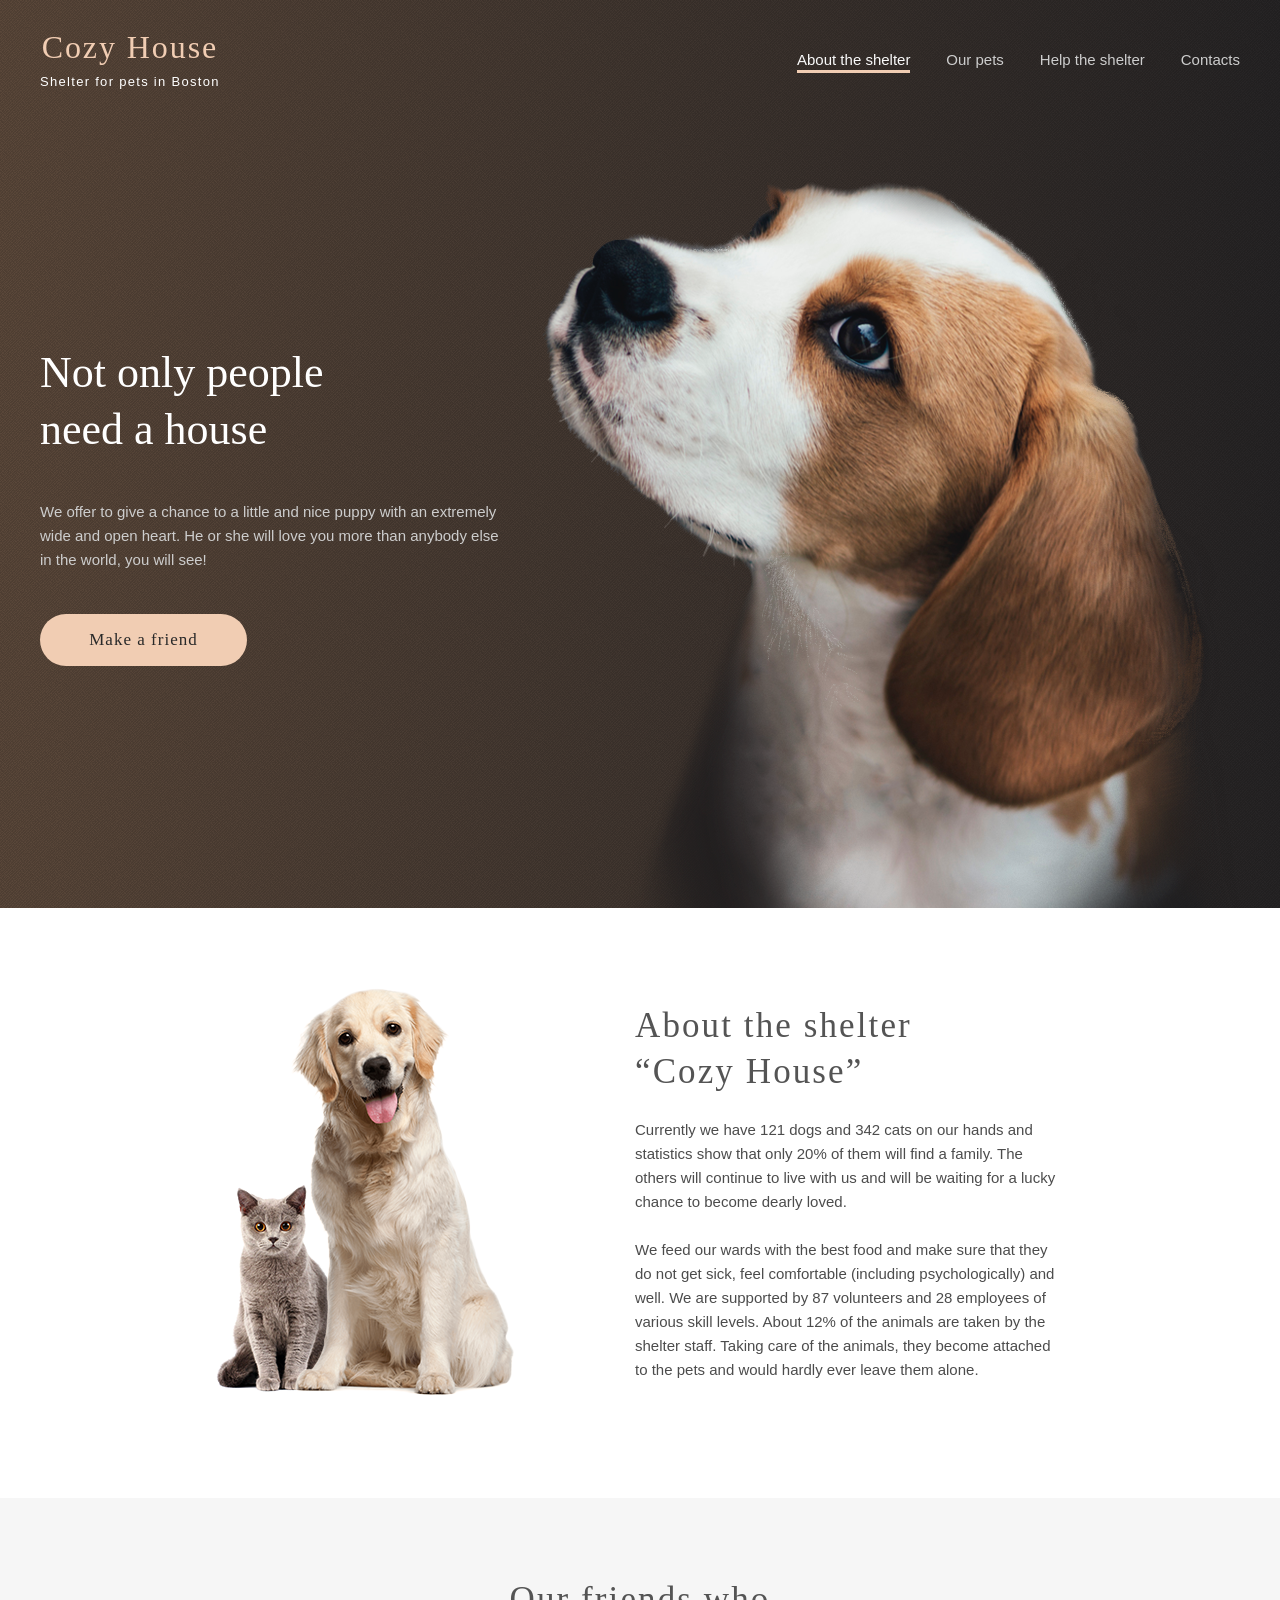
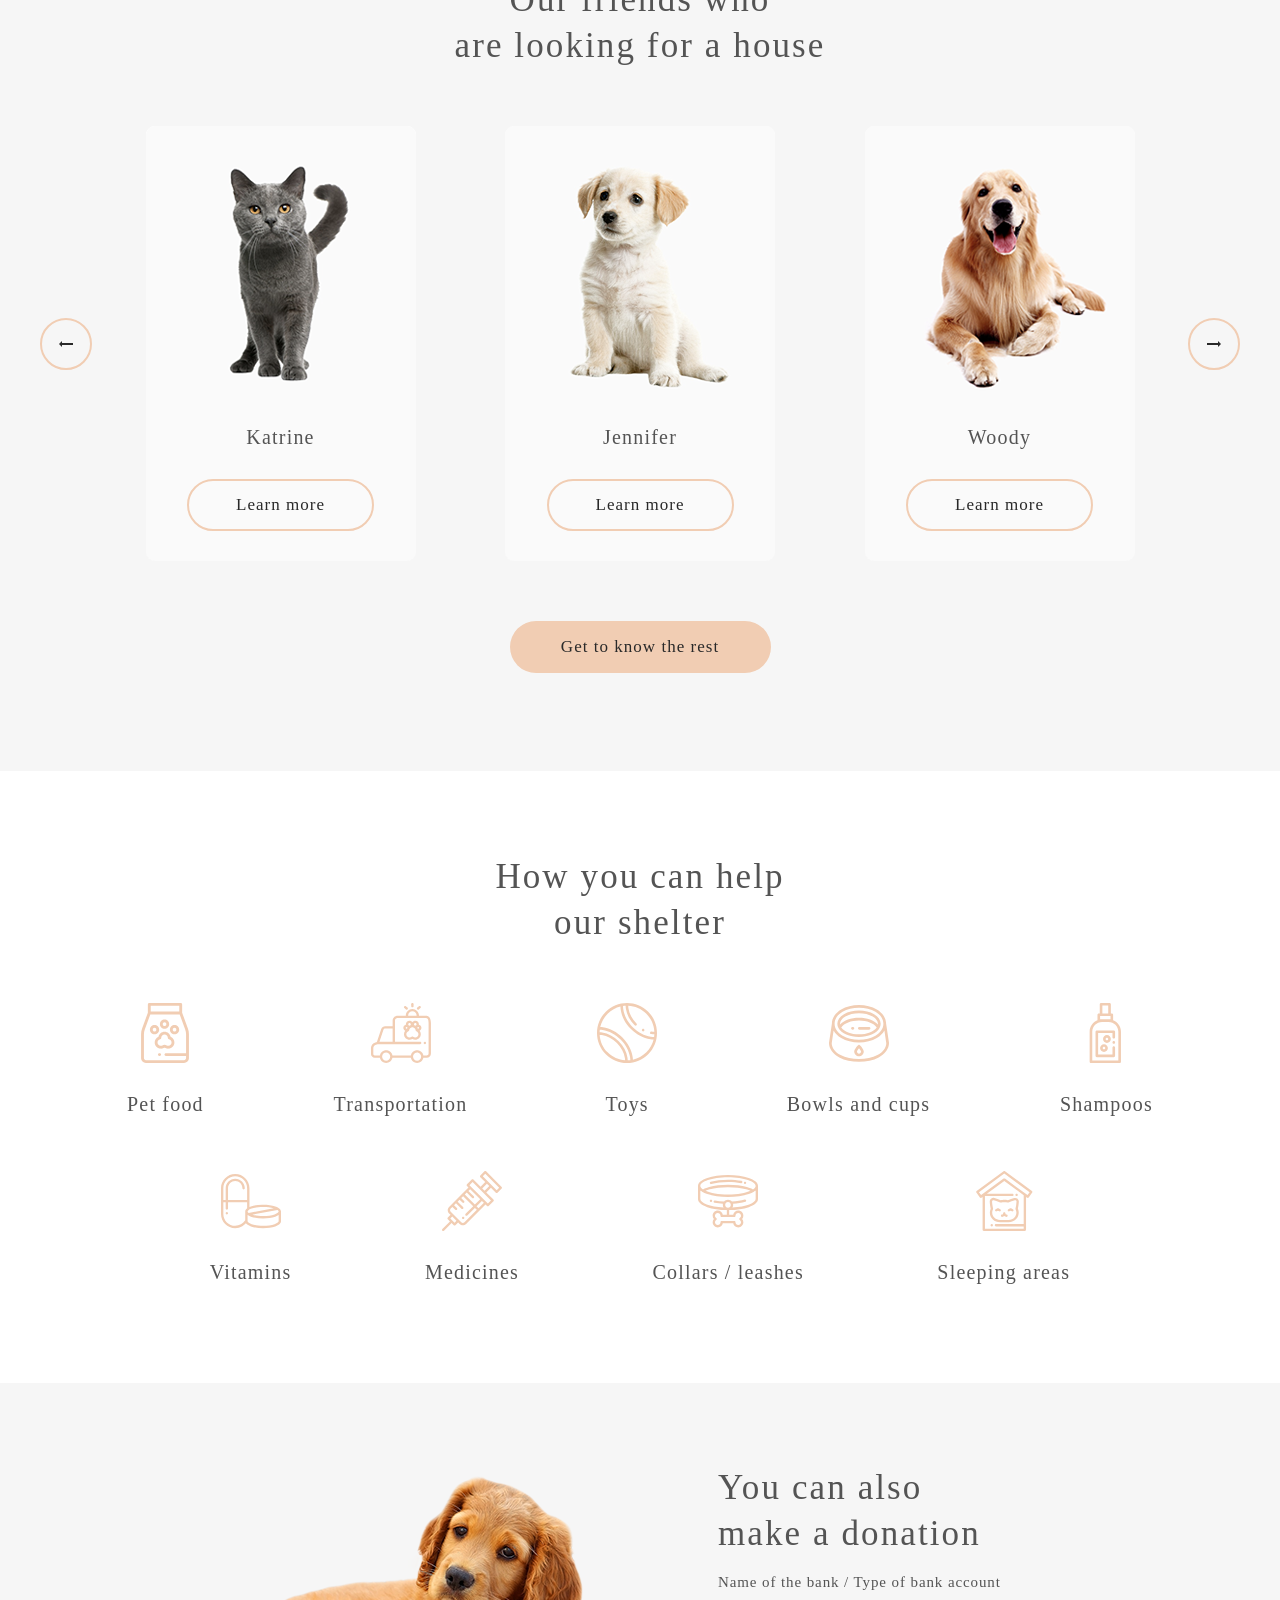
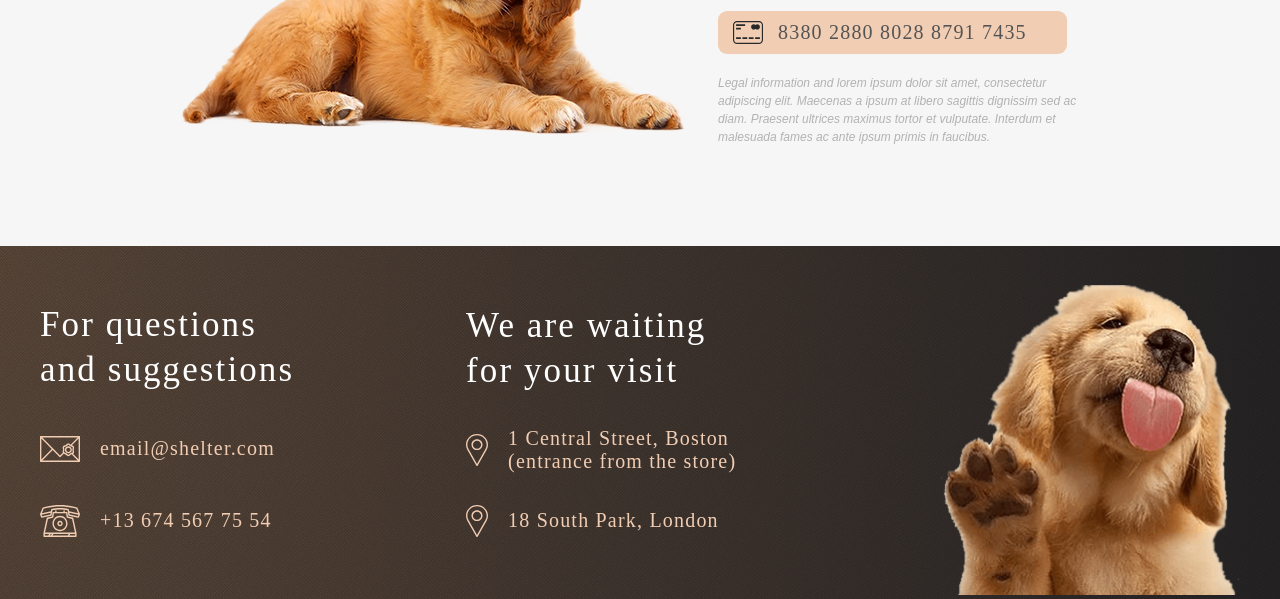
<file: index.html>
<!DOCTYPE html>
<html lang="en">
<head>
    <meta charset="UTF-8">
    <meta http-equiv="X-UA-Compatible" content="IE=edge">
    <meta name="viewport" content="width=device-width, initial-scale=1.0">
    <link rel="stylesheet" href="/shelter/pages/main/style.css">
    <link rel="icon" href="/shelter/assets/favicon/pet.ico" type="image/x-icon">
    <title>Cozy House main page</title>
</head>
<body>
<header class="header">
    <div class="wrapper">
        <div class="header-inside">
            <a href="">
                <div class="header-inside__logo">
                    <p class="logo-title">
                        Cozy House
                    </p>
                    <p class="logo_subtitle">
                        Shelter for pets in Boston
                    </p>
                </div>
            </a>

            <nav class="header-inside__nav">
                <ul class="nav-list">
                    <li class="nav-item__current">
                        About the shelter
                    </li>
                    <li class="nav-item">
                        <a href="/shelter/pages/pets/our_pets.html" class="nav-link">
                            Our pets
                        </a>
                    </li>
                    <li class="nav-item">
                        <a href="#help" class="nav-link">
                            Help the shelter
                        </a>
                    </li>
                    <li class="nav-item">
                        <a href="#footer" class="nav-link">
                            Contacts
                        </a>
                    </li>
                </ul>
            </nav>
        </div>
    </div>
</header>
<main class="main">
    <section id="not-only">
        <div class="wrapper">
            <div class="wrapper-content">
                <div class="wrapper-content__info">
                    <h1 class="title">
                        Not only people need a house
                    </h1>
                    <p class="subtitle">
                        We offer to give a chance to a little and nice puppy with an extremely wide and open heart. 
                        He or she will love you more than anybody else in the world, you will see!
                    </p>
                    <a href="#our-friends" class="redirect">
                        Make a friend
                    </a>
                </div>
                <img src="/shelter/assets/images/start-screen-puppy.png" alt="start-screen-puppy.png" class="not-only">
            </div>
        </div>
    </section>
    <section id="about">
        <div class="wrapper">
            <div class="wrapper-content">
                    <img src="/shelter/assets/images/about-pets.png" alt="about-pets.png" class="not-only">
                    <div class="wrapper-content__info">
                        <h2 class="section-title">
                            About the shelter <br> “Cozy House”
                        </h2>
                        <p class="subtitle">
                            Currently we have 121 dogs and 342 cats on our hands and statistics show that only 20% of them will find a family. 
                            The others will continue to live with us and will be waiting for a lucky chance to become dearly loved.
                        </p>
                        <p class="subtitle">
                            We feed our wards with the best food and make sure that they do not get sick, feel comfortable (including psychologically) and well. 
                            We are supported by 87 volunteers and 28 employees of various skill levels. About 12% of the animals are taken by the shelter staff. 
                            Taking care of the animals, they become attached to the pets and would hardly ever leave them alone.
                        </p>
                    </div>
            </div>
        </div>
    </section>
    <section id="our-friends">
        <div class="wrapper">
            <h2 class="section-title">
                Our friends who <br> are looking for a house
            </h2>
            <div class="slider">
                <button class="slider__previous">
                    <img src="/shelter/assets/icons/arrow-previous.png" alt="previous-image" class="slider__previous__image">
                </button>
                <div class="slider-item">
                    <div class="slider-item__image">
                        <img src="/shelter/assets/images/pets-katrine.png" alt="katrine.png" class="pets-photo">
                    </div>
                    <h2 class="name">
                        Katrine
                    </h2>
                    <button class="learn-more">
                        Learn more
                    </button>
                </div>
                <div class="slider-item">
                    <div class="slider-item__image">
                        <img src="/shelter/assets/images/pets-jennifer.png" alt="jennifer.png" class="pets-photo">
                    </div>
                    <h2 class="name">
                        Jennifer
                    </h2>
                    <button class="learn-more">
                        Learn more
                    </button>
                </div>
                <div class="slider-item">
                    <div class="slider-item__image">
                        <img src="/shelter/assets/images/pets-woody.png" alt="woody.png" class="pets-photo">
                    </div>
                    <h2 class="name">
                        Woody
                    </h2>
                    <button class="learn-more">
                        Learn more
                    </button>
                </div>
                <button class="slider__next">
                    <img src="/shelter/assets/icons/arrow-next.png" alt="next-image" class="slider__next__image">
                </button>
            </div>
            <a href="/shelter/pages/pets/our_pets.html" class="redirect">
                Get to know the rest
            </a>
        </div>
    </section>
    <section id="help">
        <div class="wrapper">
            <h2 class="section-title">
                How you can help <br> our shelter
            </h2>
            <div class="wrapper-content">
                <div class="goods-part">
                    <div class="goods-for-help">
                        <img src="/shelter/assets/icons/icon-pet-food.svg" alt="icon-pet-food.svg" class="goods-for-help__img">
                         <p class="goods-for-help__title">
                            Pet food
                         </p>
                    </div>
                    <div class="goods-for-help">
                        <img src="/shelter/assets/icons/icon-transportation.svg" alt="transportation.svg" class="goods-for-help__img">
                         <p class="goods-for-help__title">
                            Transportation
                         </p>
                    </div>
                    <div class="goods-for-help">
                        <img src="/shelter/assets/icons/icon-toys.svg" alt="toys.svg" class="goods-for-help__img">
                         <p class="goods-for-help__title">
                            Toys
                         </p>
                    </div>
                    <div class="goods-for-help">
                        <img src="/shelter/assets/icons/icon-bowls-and-cups.svg" alt="bowls-and-cups.svg" class="goods-for-help__img">
                        <p class="goods-for-help__title">
                            Bowls and cups
                        </p>
                    </div>
                    <div class="goods-for-help">
                        <img src="/shelter/assets/icons/icon-shampoos.svg" alt="shampoos.svg" class="goods-for-help__img">
                         <p class="goods-for-help__title">
                            Shampoos
                         </p>
                    </div>
                </div>
                <div class="goods-part">
                    <div class="goods-for-help">
                        <img src="/shelter/assets/icons/icon-vitamins.svg" alt="vitamins.svg" class="goods-for-help__img">
                         <p class="goods-for-help__title">
                            Vitamins
                         </p>
                    </div>
                    <div class="goods-for-help">
                        <img src="/shelter/assets/icons/icon-medicines.svg" alt="medicines.svg" class="goods-for-help__img">
                         <p class="goods-for-help__title">
                            Medicines
                         </p>
                    </div>
                    <div class="goods-for-help">
                        <img src="/shelter/assets/icons/icon-collars-leashes.svg" alt="collars-leashes.svg" class="goods-for-help__img">
                         <p class="goods-for-help__title">
                            Collars / leashes
                         </p>
                    </div>
                    <div class="goods-for-help">
                        <img src="/shelter/assets/icons/icon-sleeping-area.svg" alt="-sleeping-area.svg" class="goods-for-help__img">
                         <p class="goods-for-help__title">
                            Sleeping areas
                         </p>
                    </div>
                </div>
            </div>
        </div>
    </section>
    <section id="in-addition">
        <div class="wrapper">
            <div class="wrapper-content">
                <img src="/shelter/assets/images/donation-dog.png" alt="donation-dog.png" class="in-addition">
                <div class="wrapper-content__info">
                    <h2 class="section-title">
                        You can also <br> make a donation
                    </h2>
                    <div class="bank-account">
                        <p class="bank-account__title">
                            Name of the bank / Type of bank account
                        </p>
                        <a href="">
                            <div class="bank-account__card-number">
                                <img src="/shelter/assets/icons/credit-card.svg" alt="credit-card.svg" class="card-number__logo">
                                <p class="card-number">
                                    8380 2880 8028 8791 7435
                                </p>
                            </div>
                        </a>
                        <p class="bank-account__description">
                            Legal information and lorem ipsum dolor sit amet, consectetur adipiscing elit. 
                            Maecenas a ipsum at libero sagittis dignissim sed ac diam. 
                            Praesent ultrices maximus tortor et vulputate. 
                            Interdum et malesuada fames ac ante ipsum primis in faucibus.
                        </p>
                    </div>
                </div>
            </div>
        </div>
    </section>
</main>
<footer id="footer">
    <div class="wrapper">
        <div class="wrapper-content">
            <h2 class="column-title">
                For questions<br>and suggestions
            </h2>
            <div class="contacts">          
                <a href="mailto:email@shelter.com" class="footer__info">
                    <img src="/shelter/assets/icons/icon-email.svg" alt="email.svg" class="footer__icon">
                    email@shelter.com
                </a>
            </div>
            <div class="contacts">                
                <a href="tel:+136745677554" class="footer__info">
                    <img src="/shelter/assets/icons/icon-phone.svg" alt="phone.svg" class="footer__icon">
                    +13 674 567 75 54
                </a>
            </div>
        </div>
        <div class="wrapper-content">
            <h2 class="column-title">
                We are waiting<br>for your visit
            </h2>
            <div class="contacts">
                <a  href="https://goo.gl/maps/cyKhHFczpunHiu1EA" target="_blank" class="footer__info">
                    <img src="/shelter/assets/icons/icon-marker.svg" alt="marker.svg" class="footer__icon">
                    1 Central Street, Boston<br>
                    (entrance from the store)
                </a>
            </div>
            <div class="contacts">
                <a href="https://goo.gl/maps/xTGZureh3nXJi8qr7" target="_blank" class="footer__info">
                    <img src="/shelter/assets/icons/icon-marker.svg" alt="marker.svg" class="footer__icon">
                   18 South Park, London
                </a>
            </div>
        </div>
        <div class="wrapper-content">
            <img src="/shelter/assets/images/footer-puppy.png" alt="footer-puppy.png" class="footer__image">
        </div>
    </div>
</footer>
</body>
<script src="/shelter/pages/main/index.js"></script>
</html>
</file>
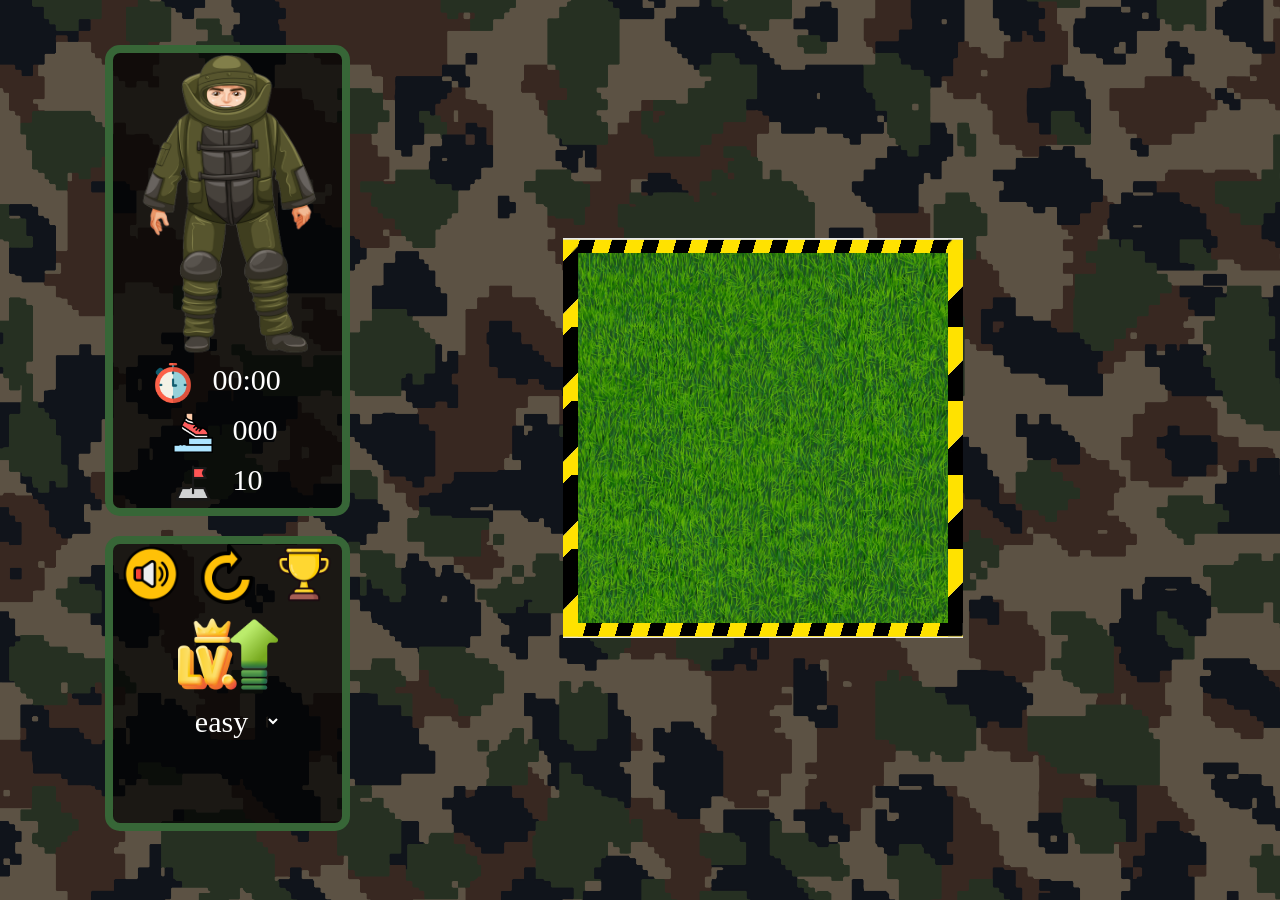
<file: minesweeper/index.html>
<!DOCTYPE html>
<html lang="en">
<head>
  <meta charset="UTF-8">
  <meta http-equiv="X-UA-Compatible" content="IE=edge">
  <meta name="viewport" content="width=device-width, initial-scale=1.0">
  <title>Minesweeper</title>
  <link rel="stylesheet" href="./assets/styles/style.css">
  <link rel="shortcut icon" href="./assets/img/ico/bomb.ico" type="image/x-icon">
</head>
<body>
  <script src="./index.js"></script>
</body>
</html>
</file>
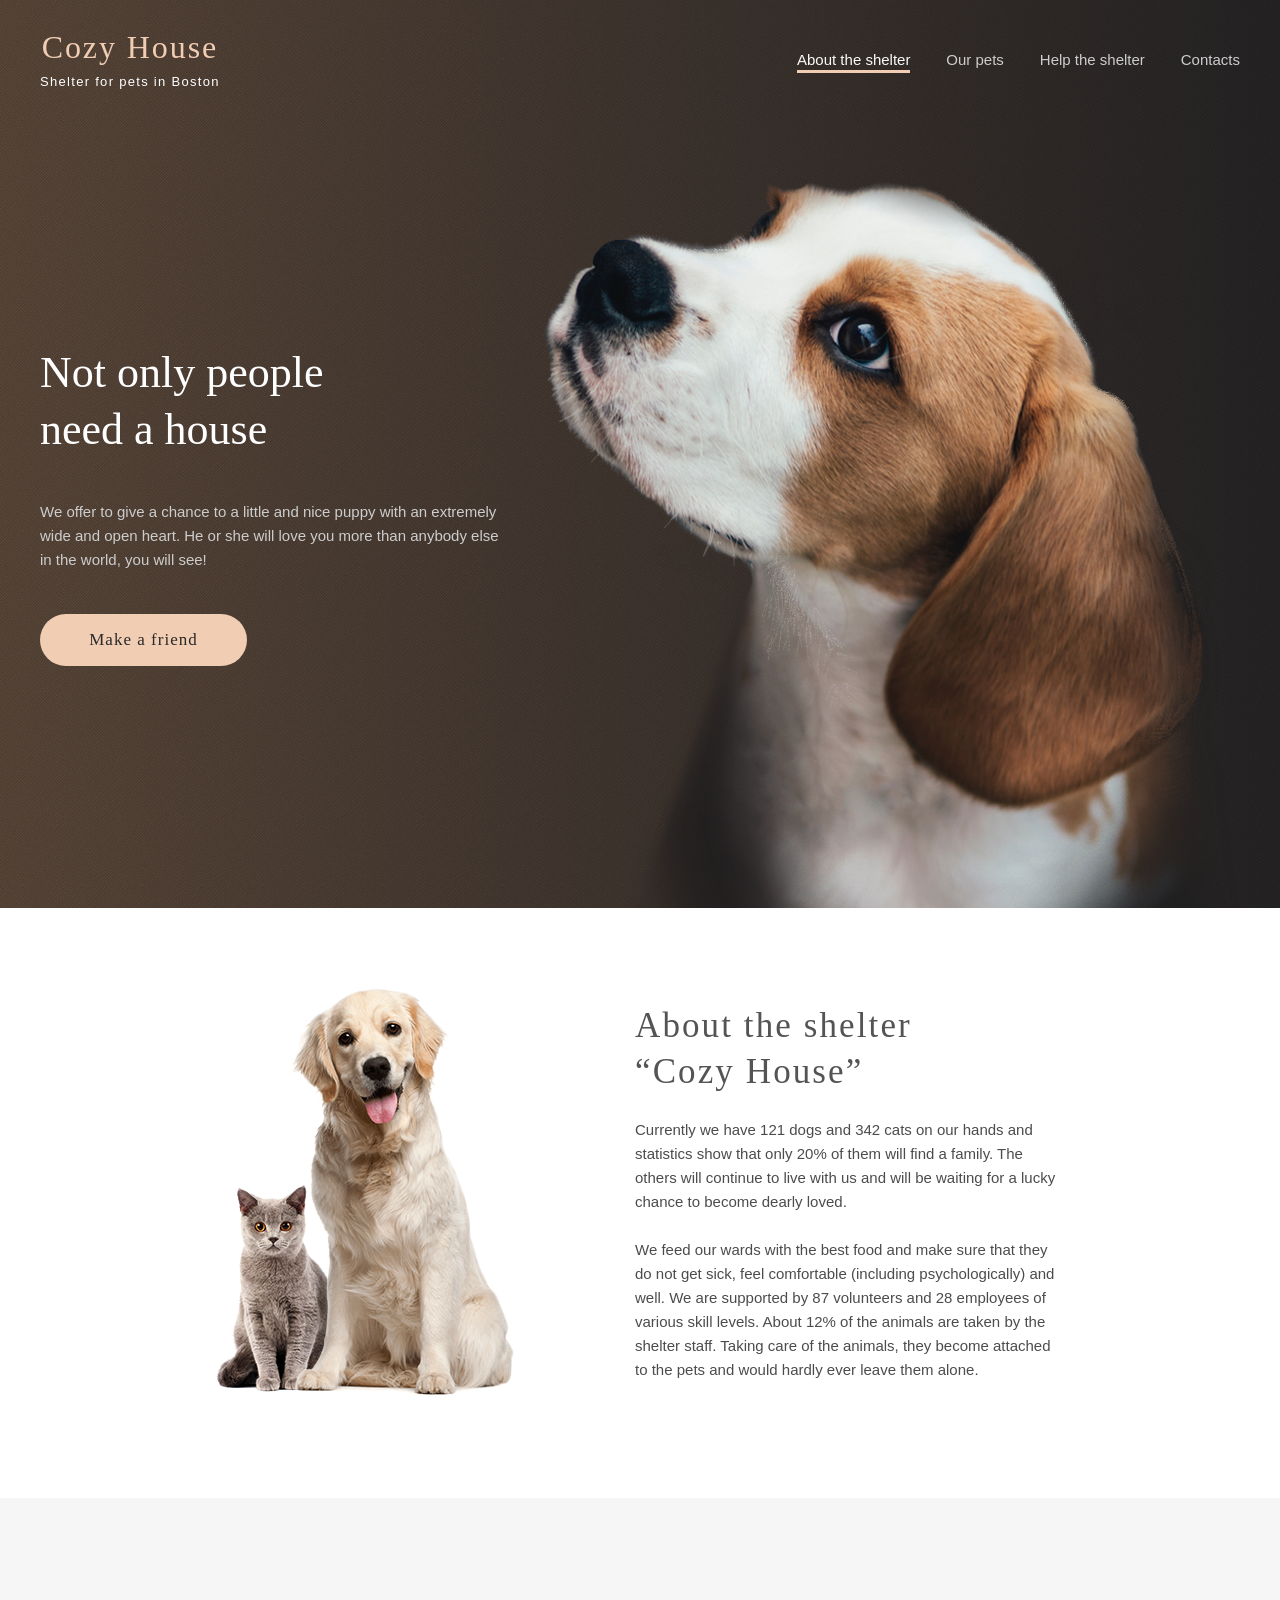
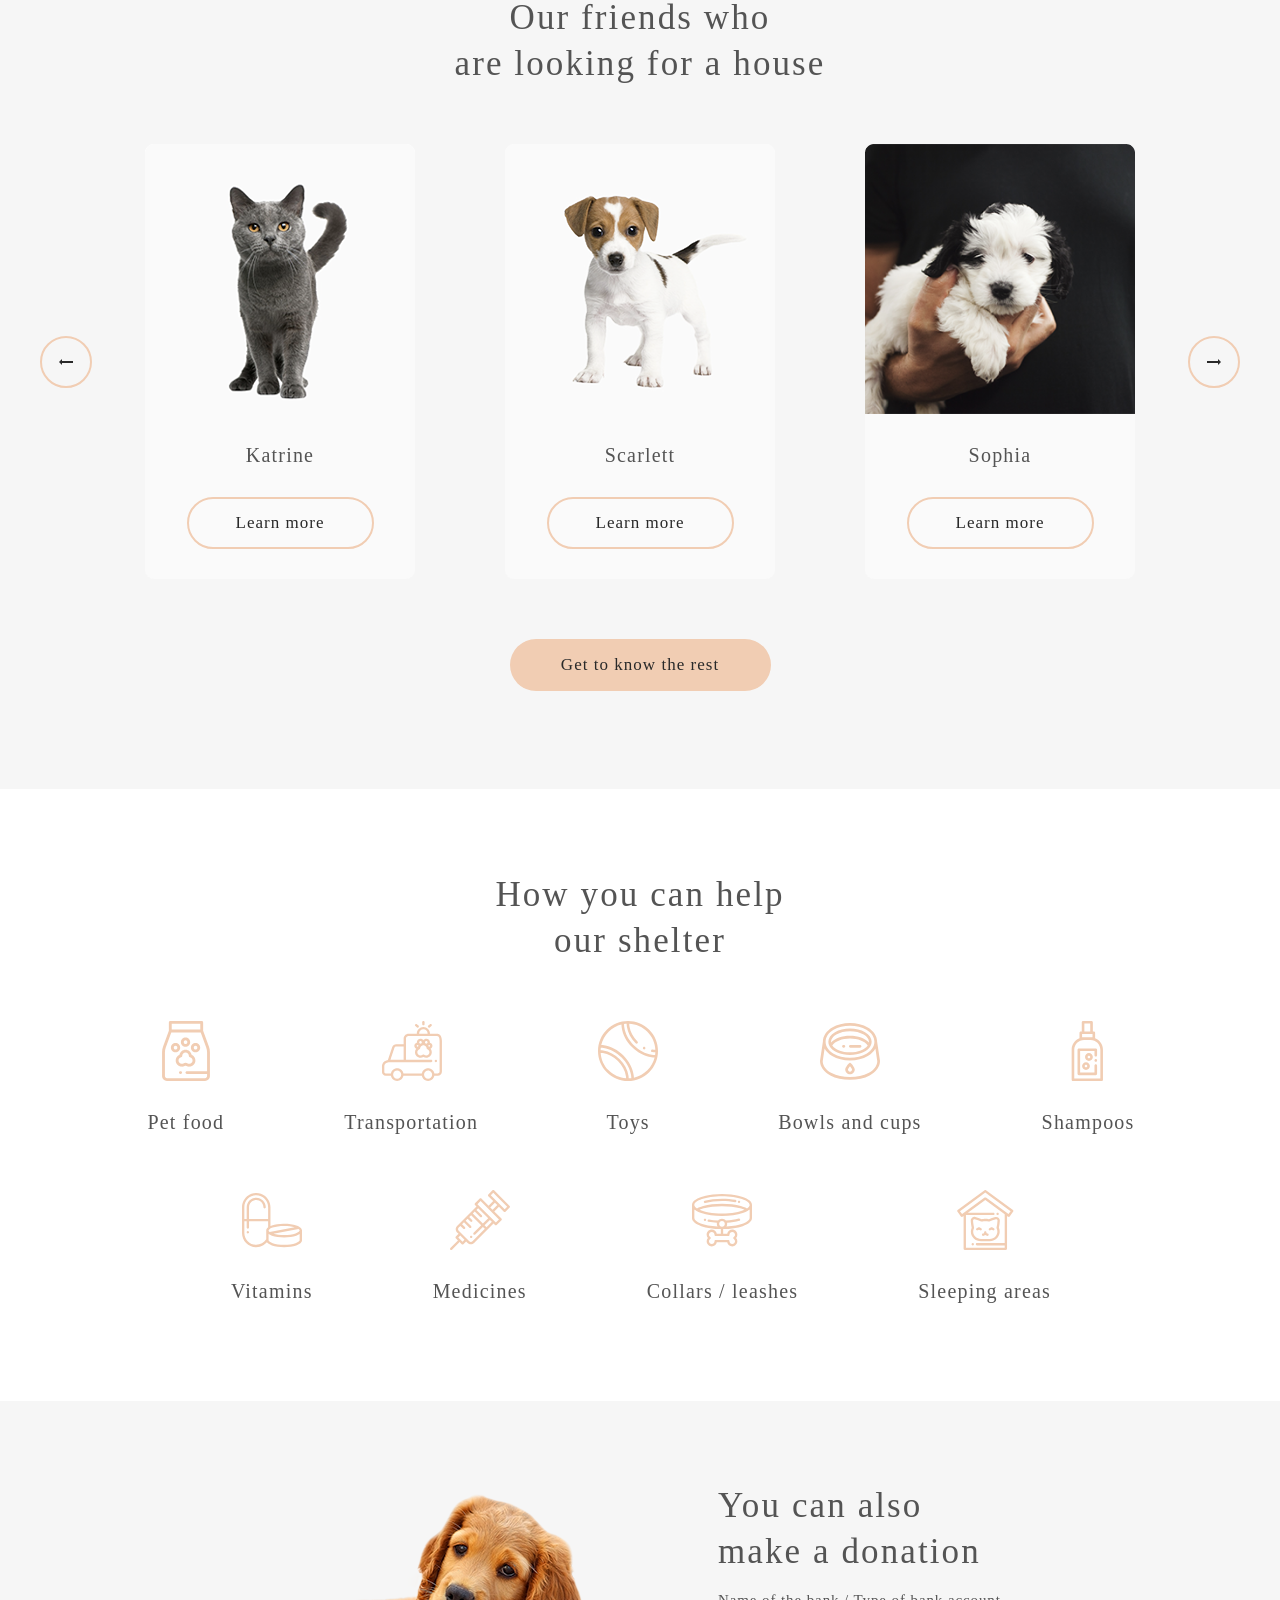
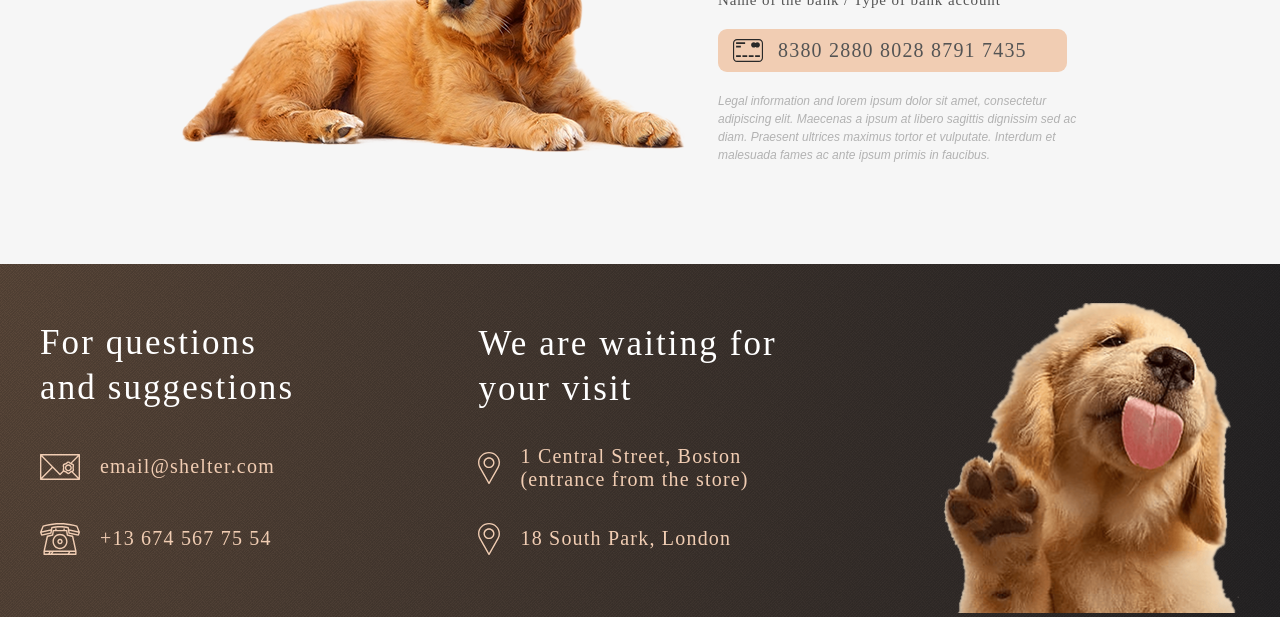
<file: shelter/index.html>
<!DOCTYPE html>
<html lang="en">
<head>
    <meta charset="UTF-8">
    <meta http-equiv="X-UA-Compatible" content="IE=edge">
    <meta name="viewport" content="width=device-width, initial-scale=1.0">
    <link rel="stylesheet" href="./styles/style.css">
    <link rel="icon" href="./assets/favicon/pet.ico" type="image/x-icon">
    <title>Cozy House main page</title>
</head>
<body>
    <header class="header">
        <div class="wrapper">
            <div class="header-inside">
                <a href="">
                    <div class="header-inside__logo">
                        <p class="logo-title">
                            Cozy House
                        </p>
                        <p class="logo_subtitle">
                            Shelter for pets in Boston
                        </p>
                    </div>
                </a>
                <nav class="header-inside__nav">
                    <ul class="nav-list">
                        <li class="nav-item__current">
                            About the shelter
                        </li>
                        <li class="nav-item">
                            <a href="./pages/pets/our_pets.html" class="nav-link">
                                Our pets
                            </a>
                        </li>
                        <li class="nav-item">
                            <a href="#help" class="nav-link">
                                Help the shelter
                            </a>
                        </li>
                        <li class="nav-item">
                            <a href="#footer" class="nav-link">
                                Contacts
                            </a>
                        </li>
                    </ul>
                </nav>
                <div class="burger"></div>
                <div class="pop-up-background">
                    <div class="pop-up-menu">
                        <ul class="nav-list">
                            <li class="nav-item__current">
                                About the shelter
                            </li>
                            <li class="nav-item">
                                <a href="./pages/pets/our_pets.html" class="nav-link">
                                    Our pets
                                </a>
                            </li>
                            <li class="nav-item">
                                <a href="#help" class="nav-link">
                                    Help the shelter
                                </a>
                            </li>
                            <li class="nav-item">
                                <a href="#footer" class="nav-link">
                                    Contacts
                                </a>
                            </li>
                        </ul>
                    </div>
                </div>
            </div>
        </div>
    </header>
    <main class="main">
        <section id="not-only">
            <div class="wrapper">
                <div class="wrapper-content">
                    <div class="wrapper-content__info">
                        <h1 class="title">
                            Not only people need a house
                        </h1>
                        <p class="subtitle">
                            We offer to give a chance to a little and nice puppy with an extremely wide and open heart. 
                            He or she will love you more than anybody else in the world, you will see!
                        </p>
                        <a href="#our-friends" class="redirect">
                            Make a friend
                        </a>
                    </div>
                    <img src="./assets/images/start-screen-puppy.png" alt="start-screen-puppy.png" class="not-only">
                </div>
            </div>
        </section>
        <section id="about">
            <div class="wrapper">
                <div class="wrapper-content">
                        <img src="./assets/images/about-pets.png" alt="about-pets.png" class="not-only">
                        <div class="wrapper-content__info">
                            <h2 class="section-title">
                                About the shelter <br> “Cozy House”
                            </h2>
                            <p class="subtitle">
                                Currently we have 121 dogs and 342 cats on our hands and statistics show that only 20% of them will find a family. 
                                The others will continue to live with us and will be waiting for a lucky chance to become dearly loved.
                            </p>
                            <p class="subtitle">
                                We feed our wards with the best food and make sure that they do not get sick, feel comfortable (including psychologically) and well. 
                                We are supported by 87 volunteers and 28 employees of various skill levels. About 12% of the animals are taken by the shelter staff. 
                                Taking care of the animals, they become attached to the pets and would hardly ever leave them alone.
                            </p>
                        </div>
                </div>
            </div>
        </section>
        <section id="our-friends">
            <div class="pets-info">
                <div class="wrapper-pets-info">
                    <button class="close-button"><span class="cross"></span></button>
                    <div class="modal-window"></div>
                </div>
            </div>
            <div class="wrapper">
                <h2 class="section-title">
                    Our friends who <br> are looking for a house
                </h2>
                <div class="slider">
                    <button class="slider__previous">
                        <img src="./assets/icons/arrow-previous.png" alt="previous-image" class="slider__previous__image">
                    </button>
                    <div class="slider__window">
                        <div class="pets-list previous"></div>
                        <div class="pets-list current"></div>
                        <div class="pets-list next"></div>
                    </div>
                    <button class="slider__next">
                        <img src="./assets/icons/arrow-next.png" alt="next-image" class="slider__next__image">
                    </button>
                </div>
                <a href="./pages/pets/our_pets.html" class="redirect">
                    Get to know the rest
                </a>
            </div>
        </section>
        <section id="help">
            <div class="wrapper">
                <h2 class="section-title">
                    How you can help <br> our shelter
                </h2>
                <div class="wrapper-content">
                    <div class="goods-part">
                        <div class="goods-for-help">
                            <img src="./assets/icons/icon-pet-food.svg" alt="icon-pet-food.svg" class="goods-for-help__img">
                            <p class="goods-for-help__title">
                                Pet food
                            </p>
                        </div>
                        <div class="goods-for-help">
                            <img src="./assets/icons/icon-transportation.svg" alt="transportation.svg" class="goods-for-help__img">
                            <p class="goods-for-help__title">
                                Transportation
                            </p>
                        </div>
                        <div class="goods-for-help">
                            <img src="./assets/icons/icon-toys.svg" alt="toys.svg" class="goods-for-help__img">
                            <p class="goods-for-help__title">
                                Toys
                            </p>
                        </div>
                        <div class="goods-for-help">
                            <img src="./assets/icons/icon-bowls-and-cups.svg" alt="bowls-and-cups.svg" class="goods-for-help__img">
                            <p class="goods-for-help__title">
                                Bowls and cups
                            </p>
                        </div>
                        <div class="goods-for-help">
                            <img src="./assets/icons/icon-shampoos.svg" alt="shampoos.svg" class="goods-for-help__img">
                            <p class="goods-for-help__title">
                                Shampoos
                            </p>
                        </div>
                        <div class="goods-for-help">
                            <img src="./assets/icons/icon-vitamins.svg" alt="vitamins.svg" class="goods-for-help__img">
                            <p class="goods-for-help__title">
                                Vitamins
                            </p>
                        </div>
                        <div class="goods-for-help">
                            <img src="./assets/icons/icon-medicines.svg" alt="medicines.svg" class="goods-for-help__img">
                            <p class="goods-for-help__title">
                                Medicines
                            </p>
                        </div>
                        <div class="goods-for-help">
                            <img src="./assets/icons/icon-collars-leashes.svg" alt="collars-leashes.svg" class="goods-for-help__img">
                            <p class="goods-for-help__title">
                                Collars / leashes
                            </p>
                        </div>
                        <div class="goods-for-help">
                            <img src="./assets/icons/icon-sleeping-area.svg" alt="-sleeping-area.svg" class="goods-for-help__img">
                            <p class="goods-for-help__title">
                                Sleeping areas
                            </p>
                        </div>
                    </div>
                </div>
            </div>
        </section>
        <section id="in-addition">
            <div class="wrapper">
                <div class="wrapper-content">
                    <img src="./assets/images/donation-dog.png" alt="donation-dog.png" class="in-addition">
                    <div class="wrapper-content__info">
                        <h2 class="section-title">
                            You can also <br> make a donation
                        </h2>
                        <div class="bank-account">
                            <p class="bank-account__title">
                                Name of the bank / Type of bank account
                            </p>
                            <a href="">
                                <div class="bank-account__card-number">
                                    <img src="./assets/icons/credit-card.svg" alt="credit-card.svg" class="card-number__logo">
                                    <p class="card-number">
                                        8380 2880 8028 8791 7435
                                    </p>
                                </div>
                            </a>
                            <p class="bank-account__description">
                                Legal information and lorem ipsum dolor sit amet, consectetur adipiscing elit. 
                                Maecenas a ipsum at libero sagittis dignissim sed ac diam. 
                                Praesent ultrices maximus tortor et vulputate. 
                                Interdum et malesuada fames ac ante ipsum primis in faucibus.
                            </p>
                        </div>
                    </div>
                </div>
            </div>
        </section>
    </main>
    <footer id="footer">
        <div class="wrapper">
            <div class="wrapper-content">
                <h2 class="column-title">
                    For questions and suggestions
                </h2>
                <div class="contacts">          
                    <a href="mailto:email@shelter.com" class="footer__info">
                        <img src="./assets/icons/icon-email.svg" alt="email.svg" class="footer__icon">
                        email@shelter.com
                    </a>
                </div>
                <div class="contacts">                
                    <a href="tel:+136745677554" class="footer__info">
                        <img src="./assets/icons/icon-phone.svg" alt="phone.svg" class="footer__icon">
                        +13 674 567 75 54
                    </a>
                </div>
            </div>
            <div class="wrapper-content">
                <h2 class="column-title">
                    We are waiting for your visit
                </h2>
                <div class="contacts">
                    <a  href="https://goo.gl/maps/cyKhHFczpunHiu1EA" target="_blank" class="footer__info">
                        <img src="./assets/icons/icon-marker.svg" alt="marker.svg" class="footer__icon">
                        1 Central Street, Boston<br>
                        (entrance from the store)
                    </a>
                </div>
                <div class="contacts">
                    <a href="https://goo.gl/maps/xTGZureh3nXJi8qr7" target="_blank" class="footer__info">
                        <img src="./assets/icons/icon-marker.svg" alt="marker.svg" class="footer__icon">
                    18 South Park, London
                    </a>
                </div>
            </div>
            <div class="wrapper-content">
                <img src="./assets/images/footer-puppy.png" alt="footer-puppy.png" class="footer__image">
            </div>
        </div>
    </footer>
    <script src="./index.js"></script>
</body>
</html>
</file>
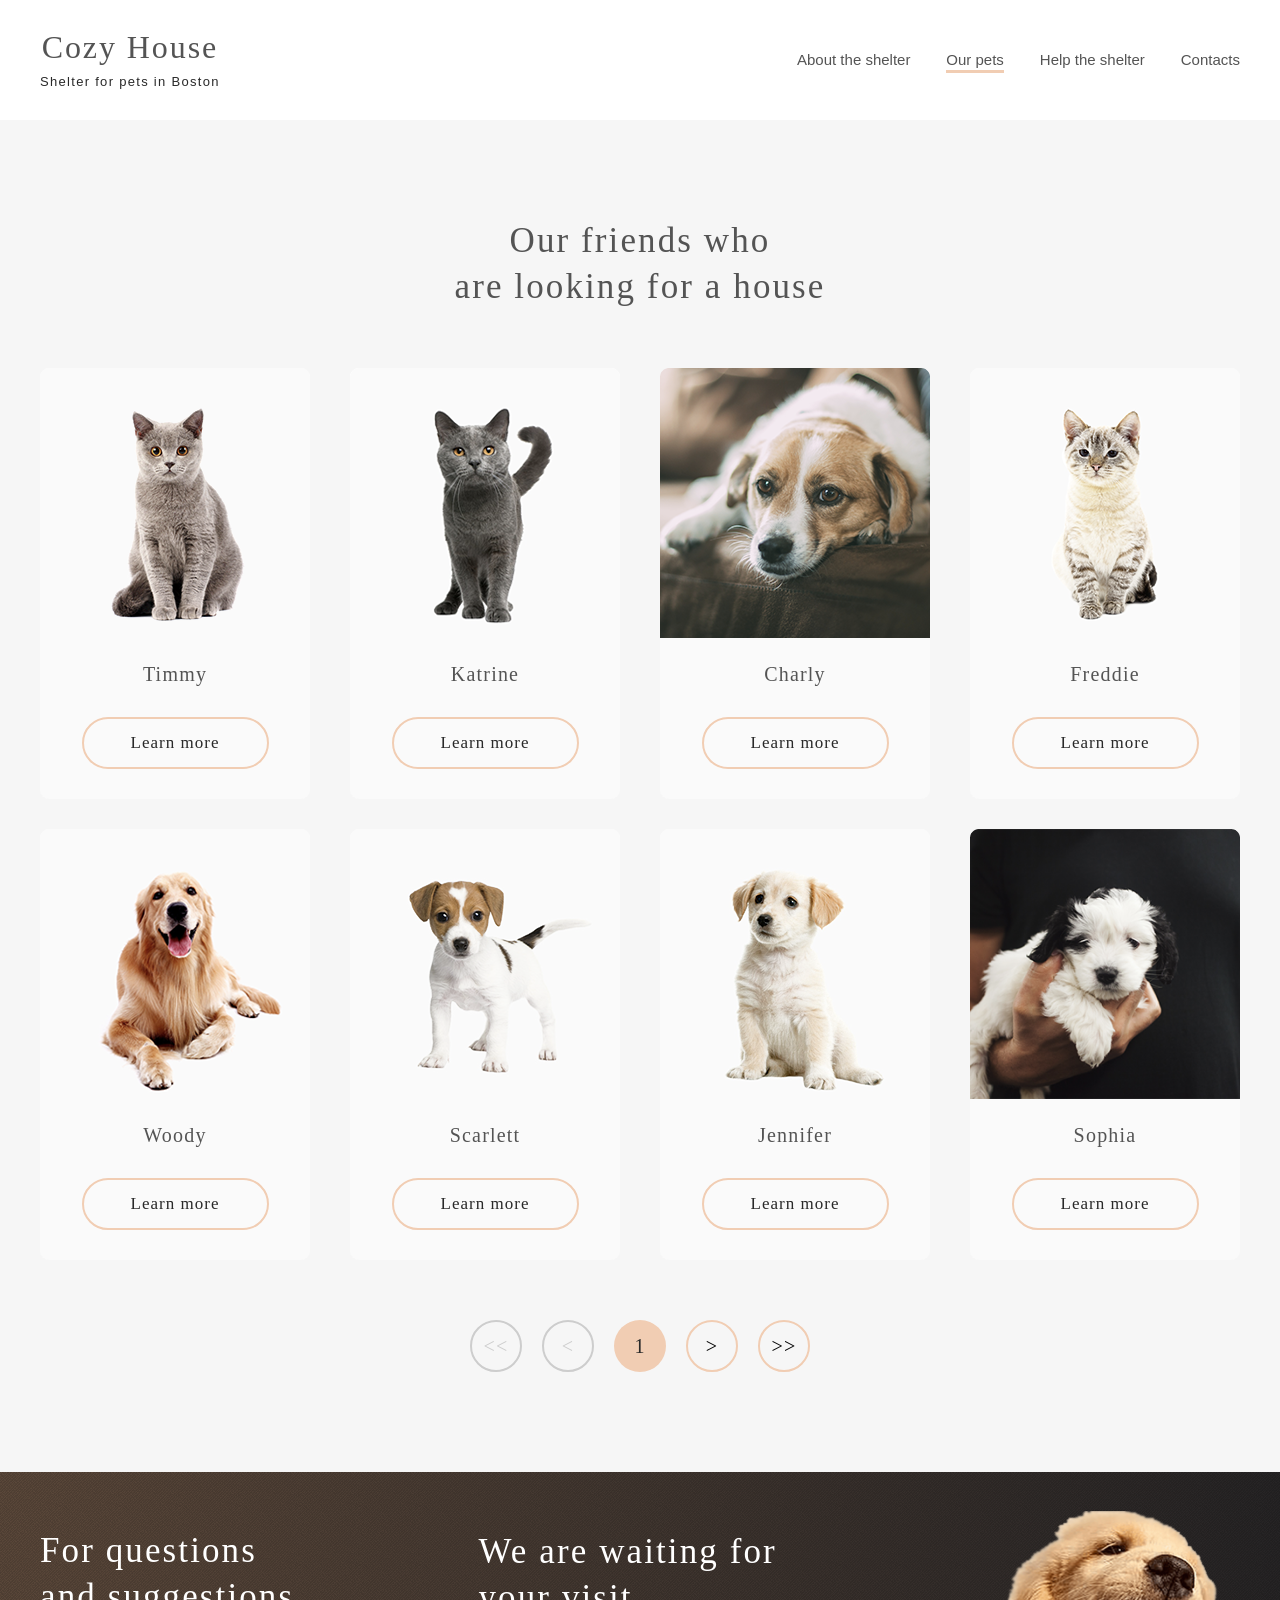
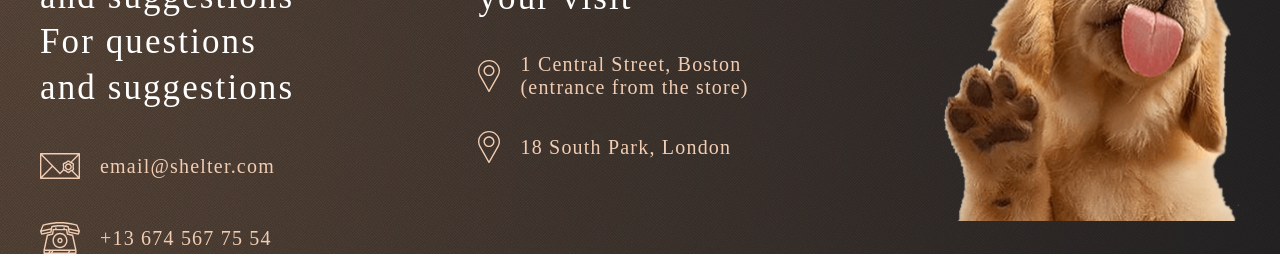
<file: shelter/pages/pets/our_pets.html>
<!DOCTYPE html>
<html lang="en">
<head>
    <meta charset="UTF-8">
    <meta http-equiv="X-UA-Compatible" content="IE=edge">
    <meta name="viewport" content="width=device-width, initial-scale=1.0">
    <link rel="stylesheet" href="./style/styles/our_pets.css">
    <link rel="icon" href="../../assets/favicon/pet.ico" type="image/x-icon">
    <title>Our pets</title>
</head>
<body>
    <header class="header">
        <div class="wrapper">
            <div class="header-inside">
                <a href="../../index.html">
                    <div class="header-inside__logo">
                        <p class="logo-title">
                            Cozy House
                        </p>
                        <p class="logo_subtitle">
                            Shelter for pets in Boston
                        </p>
                    </div>
                </a>
                <nav class="header-inside__nav">
                    <ul class="nav-list">
                        <li class="nav-item">
                            <a href="../../index.html" class="nav-link">
                                About the shelter
                            </a>

                        </li>
                        <li class="nav-item__current">
                            Our pets
                        </li>
                        <li class="nav-item">
                            <a href="../../index.html#help" class="nav-link">
                                Help the shelter
                            </a>
                        </li>
                        <li class="nav-item">
                            <a href="#footer" class="nav-link">
                                Contacts
                            </a>
                        </li>
                    </ul>
                </nav>
                <div class="burger"></div>
                <div class="pop-up-background">
                    <div class="pop-up-menu">
                        <ul class="nav-list">
                            <li class="nav-item">
                                <a href="../../index.html" class="nav-link">
                                    About the shelter
                                </a>
                            </li>
                            <li class="nav-item__current">
                                Our pets
                            </li>
                            <li class="nav-item">
                                <a href="../../index.html#help" class="nav-link">
                                    Help the shelter
                                </a>
                            </li>
                            <li class="nav-item">
                                <a href="#footer" class="nav-link">
                                    Contacts
                                </a>
                            </li>
                        </ul>
                    </div>
                </div>
            </div>
        </div>
    </header>
    <main>
        <section id="our-friends">
            <div class="pets-info">
                <div class="wrapper-pets-info">
                    <button class="close-button"><span class="cross"></span></button>
                    <div class="modal-window"></div>
                </div>
            </div>
            <div class="wrapper">
                <h1 class="section-title">
                    Our friends who <br>
                    are looking for a house
                </h1>
                <div class="pets-list"></div>
                <div class="nav-panel">
                    <button class="nav-panel__buttons unactive">
                        &lt;&lt;
                    </button>
                    <button class="nav-panel__buttons unactive">
                        &lt;
                    </button>
                    <button class="nav-panel__buttons">
                        1
                    </button>
                    <button class="nav-panel__buttons active">
                        >
                    </button>
                    <button class="nav-panel__buttons active">
                        >>
                    </button>
                </div>
            </div>
        </section>
    </main>
    <footer id="footer">
        <div class="wrapper">
            <div class="wrapper-content">
                <h2 class="column-title">
                    For questions and suggestions
                    For questions and suggestions
                </h2>
                <div class="contacts">          
                    <a href="mailto:email@shelter.com" class="footer__info">
                        <img src="../../assets/icons/icon-email.svg" alt="email.svg" class="footer__icon">
                        email@shelter.com
                    </a>
                </div>
                <div class="contacts">                
                    <a href="tel:+136745677554" class="footer__info">
                        <img src="../../assets/icons/icon-phone.svg" alt="phone.svg" class="footer__icon">
                        +13 674 567 75 54
                    </a>
                </div>
            </div>
            <div class="wrapper-content">
                <h2 class="column-title">
                    We are waiting for your visit
                </h2>
                <div class="contacts">
                    <a  href="https://goo.gl/maps/cyKhHFczpunHiu1EA" target="_blank" class="footer__info">
                        <img src="../../assets/icons/icon-marker.svg" alt="marker.svg" class="footer__icon">
                        1 Central Street, Boston<br>
                        (entrance from the store)
                    </a>
                </div>
                <div class="contacts">
                    <a href="https://goo.gl/maps/xTGZureh3nXJi8qr7" target="_blank" class="footer__info">
                        <img src="../../assets/icons/icon-marker.svg" alt="marker.svg" class="footer__icon">
                       18 South Park, London
                    </a>
                </div>
            </div>
            <div class="wrapper-content">
                <img src="../../assets/images/footer-puppy.png" alt="footer-puppy.png" class="footer__image">
            </div>
        </div>
    </footer>
    <script src="../pets/our-pets.js"></script>  
</body>
</html>
</file>
<file: shelter/pages/main/style.css>
html {
  scroll-behavior: smooth;
}
html body {
  box-sizing: border-box;
  margin: 0;
  padding: 0;
  background: url(/shelter/assets/images/noise_transparent.svg), radial-gradient(100% 900% at 0% 0%, #5b483a 0%, #262425 100%), linear-gradient(0deg, #211f20, #211f20);
}
html body * {
  box-sizing: border-box;
  margin: 0;
  padding: 0;
}
html body header {
  width: 100%;
}
html body header .header-inside {
  padding-top: 30px;
  display: flex;
  justify-content: space-between;
  align-items: center;
}
html body header .header-inside nav {
  width: 36.92%;
  max-width: 443px;
}
html body header .header-inside nav .nav-list {
  display: flex;
  justify-content: space-between;
  font-family: Arial, Helvetica, sans-serif;
  font-size: 15px;
  line-height: 24px;
  font-weight: 400;
}
html body header .header-inside nav .nav-list .nav-item__current {
  list-style-type: none;
  color: #FAFAFA;
  position: relative;
}
html body header .header-inside nav .nav-list .nav-item__current::after {
  content: "";
  width: 100%;
  height: 3px;
  background-color: #F1CDB3;
  position: absolute;
  left: 0;
  top: 22px;
}
html body header .header-inside nav .nav-list .nav-item {
  list-style-type: none;
  position: relative;
}
html body header .header-inside nav .nav-list .nav-item .nav-link {
  text-decoration: none;
  color: #CDCDCD;
  transition: 0.3s linear;
}
html body header .header-inside nav .nav-list .nav-item .nav-link:hover {
  color: #FAFAFA;
  transition: 0.3s linear;
}
html body header .header-inside nav .nav-list .nav-item:active::after {
  content: "";
  width: 100%;
  height: 3px;
  background-color: #F1CDB3;
  position: absolute;
  left: 0;
  top: 22px;
}
html body header .header-inside .header-inside__logo {
  display: flex;
  flex-direction: column;
  align-items: center;
}
html body header .header-inside .header-inside__logo .logo-title {
  color: #F1CDB3;
  font-family: Georgia, "Times New Roman", Times, serif;
  font-size: 32px;
  line-height: 35.2px;
  letter-spacing: 0.06em;
  margin-bottom: 5px;
}
html body header .header-inside .header-inside__logo .logo_subtitle {
  font-family: Arial, Helvetica, sans-serif;
  font-size: 13px;
  line-height: 14.95px;
  letter-spacing: 0.1em;
  margin-top: 5px;
  color: #FFF;
}
html body #not-only {
  width: 100%;
  position: relative;
}
html body #not-only .wrapper-content {
  display: flex;
  justify-content: space-between;
}
html body #not-only .wrapper-content .wrapper-content__info {
  height: 322px;
  display: flex;
  flex-direction: column;
  justify-content: space-between;
  position: relative;
  top: 254px;
}
html body #not-only .wrapper-content .wrapper-content__info h1 {
  font-family: Georgia, "Times New Roman", Times, serif;
  font-weight: 400;
  font-size: 44px;
  line-height: 57.2px;
  color: #FFF;
  width: 61.75%;
}
html body #not-only .wrapper-content .wrapper-content__info .subtitle {
  font-family: Arial, Helvetica, sans-serif;
  font-weight: 400;
  font-size: 15px;
  line-height: 24px;
  color: #CDCDCD;
  width: 91.64%;
}
html body #not-only .wrapper-content .wrapper-content__info .redirect {
  width: 207px;
  height: 52px;
  border-radius: 100px;
  background-color: #F1CDB3;
  color: #292929;
  font-family: Georgia, "Times New Roman", Times, serif;
  font-weight: 400;
  font-size: 17px;
  line-height: 22.1px;
  border: 0;
  letter-spacing: 0.06em;
  cursor: pointer;
  display: flex;
  align-items: center;
  justify-content: center;
  transition: 0.3s linear;
}
html body #not-only .wrapper-content .wrapper-content__info .redirect:hover {
  background-color: #fddcc4;
  transition: 0.3s linear;
}
html body #not-only .wrapper-content img {
  width: 58.17%;
  margin-top: 90px;
}
html body #about {
  width: 100%;
  position: relative;
  background-color: #fff;
}
html body #about .wrapper-content {
  display: flex;
  justify-content: center;
  padding-bottom: 102px;
}
html body #about .wrapper-content .wrapper-content__info {
  width: 35.83%;
  height: 379px;
  display: flex;
  flex-direction: column;
  justify-content: space-between;
  margin: 95px 0 0 120px;
}
html body #about .wrapper-content .wrapper-content__info .subtitle {
  font-family: Arial, Helvetica, sans-serif;
  font-weight: 400;
  font-size: 15px;
  line-height: 24px;
  color: #4c4c4c;
}
html body #about .wrapper-content img {
  margin-top: 80px;
}
html body #our-friends {
  width: 100%;
  background-color: #F6F6F6;
}
html body #our-friends .wrapper {
  display: flex;
  flex-direction: column;
  align-items: center;
}
html body #our-friends .wrapper h2 {
  text-align: center;
  margin-top: 79px;
}
html body #our-friends .wrapper .slider {
  width: 100%;
  display: flex;
  justify-content: space-between;
  margin: 58px 0 60px 0;
  align-items: center;
}
html body #our-friends .wrapper .slider .slider__previous,
html body #our-friends .wrapper .slider .slider__next {
  width: 52px;
  height: 52px;
  border-radius: 100px;
  border: 2px solid #F1CDB3;
  background-color: transparent;
  cursor: pointer;
  display: flex;
  flex-direction: row;
  align-items: center;
  font-family: Georgia, "Times New Roman", Times, serif;
  font-size: 20px;
  line-height: 23px;
  letter-spacing: 0.06em;
  align-items: center;
  justify-content: center;
  transition: 0.3s linear;
}
html body #our-friends .wrapper .slider .slider__previous:hover,
html body #our-friends .wrapper .slider .slider__next:hover {
  background-color: #fddcc4;
  border: transparent;
  transition: 0.3s linear;
}
html body #our-friends .wrapper .slider .slider-item {
  display: flex;
  flex-direction: column;
  align-items: center;
  background-color: #FAFAFA;
  border-radius: 9px;
  cursor: pointer;
}
html body #our-friends .wrapper .slider .slider-item .name {
  margin: 26px 0 30px 0;
  font-family: Georgia, "Times New Roman", Times, serif;
  font-weight: 400;
  font-size: 20px;
  line-height: 23px;
  letter-spacing: 0.06em;
  color: #545454;
}
html body #our-friends .wrapper .slider .slider-item .learn-more {
  width: 187px;
  height: 52px;
  border: 2px solid #F1CDB3;
  border-radius: 100px;
  font-family: Georgia, "Times New Roman", Times, serif;
  font-style: normal;
  font-weight: 400;
  font-size: 17px;
  letter-spacing: 0.06em;
  color: #292929;
  background-color: transparent;
  cursor: pointer;
  margin-bottom: 30px;
  transition: 0.3s linear;
}
html body #our-friends .wrapper .slider .slider-item .learn-more:hover {
  background-color: #fddcc4;
  border: transparent;
  transition: 0.3s linear;
}
html body #our-friends .wrapper .slider .slider-item:nth-child(3) {
  margin: 0 36px;
}
html body #our-friends .wrapper .slider .slider-item:hover {
  background-color: #fff;
  transition: 0.3s linear;
}
html body #our-friends .wrapper .redirect {
  width: 261px;
  height: 52px;
  border: none;
  border-radius: 100px;
  background-color: #F1CDB3;
  font-family: Georgia, "Times New Roman", Times, serif;
  font-style: normal;
  font-weight: 400;
  font-size: 17px;
  letter-spacing: 0.06em;
  margin-bottom: 98px;
  cursor: pointer;
  display: flex;
  align-items: center;
  justify-content: center;
  color: #292929;
  transition: 0.3s linear;
}
html body #our-friends .wrapper .redirect:hover {
  background-color: #fddcc4;
  transition: 0.3s linear;
}
html body #help {
  width: 100%;
  padding-bottom: 44px;
  background-color: #fff;
}
html body #help h2 {
  text-align: center;
  padding: 83px 0 3px 0;
}
html body #help .goods-part {
  display: flex;
  width: 85.5%;
  justify-content: space-between;
  margin: 55px auto;
}
html body #help .goods-part .goods-for-help {
  display: flex;
  flex-direction: column;
  align-items: center;
}
html body #help .goods-part .goods-for-help img {
  margin-bottom: 30px;
}
html body #help .goods-part .goods-for-help p {
  font-family: Georgia, "Times New Roman", Times, serif;
  font-weight: 400;
  font-size: 20px;
  line-height: 23px;
  letter-spacing: 0.06em;
  color: #545454;
}
html body #help .goods-part:nth-child(2) {
  width: 71.7%;
}
html body #in-addition {
  width: 100%;
  background-color: #F6F6F6;
}
html body #in-addition .wrapper-content {
  display: flex;
  width: 100%;
  justify-content: center;
}
html body #in-addition .wrapper-content .wrapper-content__info {
  width: 31.67%;
  margin: 82px 0 100px 31px;
}
html body #in-addition .wrapper-content .wrapper-content__info h2 {
  margin-bottom: 18px;
}
html body #in-addition .wrapper-content .wrapper-content__info .bank-account .bank-account__title {
  font-family: Georgia, "Times New Roman", Times, serif;
  font-size: 15px;
  font-weight: 400;
  line-height: 16.5px;
  letter-spacing: 0.06em;
  color: #545454;
  margin-bottom: 20px;
}
html body #in-addition .wrapper-content .wrapper-content__info .bank-account .bank-account__card-number {
  display: flex;
  align-items: center;
  width: 349px;
  height: 43px;
  border-radius: 9px;
  background-color: #F1CDB3;
  margin-bottom: 20px;
}
html body #in-addition .wrapper-content .wrapper-content__info .bank-account .bank-account__card-number img {
  margin: 10px 15px;
}
html body #in-addition .wrapper-content .wrapper-content__info .bank-account .bank-account__card-number p {
  font-family: Georgia, "Times New Roman", Times, serif;
  font-weight: 400;
  font-size: 20px;
  line-height: 23px;
  letter-spacing: 0.06em;
  color: #545454;
}
html body #in-addition .wrapper-content .wrapper-content__info .bank-account .bank-account__description {
  font-family: Arial, Helvetica, sans-serif;
  font-size: 12px;
  font-style: italic;
  font-weight: 400;
  line-height: 18px;
  color: #B2B2B2;
}
html body #in-addition .wrapper-content img {
  object-fit: contain;
  margin-bottom: 17px;
}
html body footer {
  width: 100%;
  background: url(/shelter/assets/images/noise_transparent.svg), radial-gradient(100% 900% at 0% 0%, #5b483a 0%, #262425 100%), linear-gradient(0deg, #211f20, #211f20);
}
html body footer .wrapper {
  display: flex;
  justify-content: space-between;
}
html body footer .wrapper .wrapper-content:nth-child(2) {
  width: 25.17%;
}
html body footer .wrapper .wrapper-content:nth-child(2) .column-title {
  margin: 57px 0 33px 0;
}
html body footer .wrapper .wrapper-content:nth-child(2) .contacts {
  margin: 32px 0 0 0;
}
html body footer .wrapper .wrapper-content:nth-child(2) .contacts:nth-child(3) {
  margin: 32px 0 0 0;
}
html body footer .wrapper .column-title {
  font-family: Georgia, "Times New Roman", Times, serif;
  font-weight: 400;
  font-size: 35px;
  line-height: 45.5px;
  letter-spacing: 0.06em;
  color: #FFF;
  margin: 56px 0 40px 0;
}
html body footer .wrapper .contacts {
  display: flex;
  align-items: center;
  margin: 40px 0;
  transition: 0.3s linear;
}
html body footer .wrapper .contacts a, html body footer .wrapper .contacts p {
  display: flex;
  align-items: center;
  text-decoration: none;
  font-family: Georgia, "Times New Roman", Times, serif;
  font-weight: 400;
  font-size: 20px;
  line-height: 23px;
  letter-spacing: 0.06em;
  color: #F1CDB3;
}
html body footer .wrapper .contacts a img, html body footer .wrapper .contacts p img {
  margin-right: 20px;
}
html body footer .wrapper .contacts:hover {
  transform: scale(1.2);
  transition: 0.3s linear;
}
html body footer .wrapper .footer__image {
  margin-top: 39px;
}
html body .wrapper {
  max-width: 1200px;
  margin: 0 auto;
}
html body .section-title {
  font-family: Georgia, "Times New Roman", Times, serif;
  font-weight: 400;
  font-size: 35px;
  line-height: 45.5px;
  letter-spacing: 0.06em;
  color: #545454;
}
html body a {
  text-decoration: none;
}

/*# sourceMappingURL=style.css.map */
</file>
<file: minesweeper/assets/styles/style.css>
@font-face {
  font-family: "Righteous", cursive;
  src: url(/minesweeper/assets/fonts/Righteous-Regular.ttf);
}
* {
  box-sizing: border-box;
  margin: 0;
  padding: 0;
  border: none;
}

body {
  height: 100vh;
  width: 100vw;
  background-image: url(/minesweeper/assets/img/jpg/digital_styled_camo_pattern_design_1307.jpg);
  background-size: cover;
  background-color: rgba(0, 0, 0, 0.4156862745);
  background-blend-mode: color;
  padding-top: 30px;
}

.wrapper {
  width: 100%;
  max-width: 1100px;
  margin: 0 auto;
}

.main {
  margin: 15px;
  display: flex;
  flex-direction: row;
}
@media (width < 815px) {
  .main {
    flex-direction: column-reverse;
  }
}

.aside {
  width: 245px;
  display: flex;
  flex-direction: column;
  justify-content: space-around;
}
@media (width < 815px) {
  .aside {
    flex-direction: row;
    width: 100%;
    flex-wrap: wrap;
    justify-content: center;
    margin-top: 20px;
  }
}

.players-statistic {
  display: flex;
  flex-direction: column;
  align-items: center;
  background-color: rgba(0, 0, 0, 0.7);
  border: 8px solid rgb(55, 102, 55);
  border-radius: 15px;
  overflow: hidden;
}
@media (width < 815px) {
  .players-statistic {
    flex-direction: row;
    flex-wrap: wrap;
    justify-content: center;
  }
}
.players-statistic__avatar {
  background-image: url(/minesweeper/assets/img/png/soldier.png);
  background-size: contain;
  background-repeat: no-repeat;
  width: 100%;
  height: 305px;
  background-position: center;
  transition: 0.7s linear;
}
@media (width < 815px) {
  .players-statistic__avatar {
    display: none;
  }
}
.players-statistic__timer {
  margin: 5px;
}
.players-statistic__steps {
  margin: 5px;
}
.players-statistic__mines {
  margin: 5px;
}

.timer {
  width: 150px;
  display: flex;
  flex-direction: row;
}
.timer__icon {
  background-image: url(/minesweeper/assets/img/png/chronometer.png);
  background-size: contain;
  background-repeat: no-repeat;
  width: 40px;
  height: 40px;
  margin-right: 20px;
}
.timer__time-value {
  font-family: "Righteous", cursive;
  font-size: 30px;
  color: white;
}

.steps {
  width: 110px;
  display: flex;
  flex-direction: row;
}
.steps__icon {
  background-image: url(/minesweeper/assets/img/png/step.png);
  background-size: contain;
  background-repeat: no-repeat;
  width: 40px;
  height: 40px;
  margin-right: 20px;
}
.steps__quanuty {
  font-family: "Righteous", cursive;
  font-size: 30px;
  color: white;
}

.mines {
  width: 110px;
  display: flex;
  flex-direction: row;
}
.mines__icon {
  background-image: url(/minesweeper/assets/img/png/red-flag.png);
  background-size: contain;
  background-repeat: no-repeat;
  width: 40px;
  height: 40px;
  margin-right: 20px;
}
.mines__quanuty {
  font-family: "Righteous", cursive;
  font-size: 30px;
  color: white;
}

.control-panel {
  background-color: rgba(0, 0, 0, 0.7);
  border: 8px solid rgb(55, 102, 55);
  border-radius: 15px;
  overflow: hidden;
  margin: 20px 0 0 0;
}
@media (width < 815px) {
  .control-panel {
    margin: 0;
  }
}
.control-panel__buttons {
  display: flex;
  flex-direction: row;
  justify-content: space-around;
}
.control-panel__sound-button {
  background-image: url(/minesweeper/assets/img/png/sound.png);
  background-size: contain;
  background-repeat: no-repeat;
  width: 60px;
  height: 60px;
  cursor: pointer;
  transition: 0.6s ease-in-out;
}
.control-panel__sound-button:hover {
  transform: rotate3d(0, 1, 0, 180deg);
}
.control-panel__new-game-button {
  background-image: url(/minesweeper/assets/img/png/reload.png);
  background-size: contain;
  background-repeat: no-repeat;
  width: 60px;
  height: 60px;
  cursor: pointer;
  transition: 0.6s ease-in-out;
}
.control-panel__new-game-button:hover {
  transform: rotate(360deg);
}
.control-panel__record-button {
  background-image: url(/minesweeper/assets/img/png/trophy.png);
  background-size: contain;
  background-repeat: no-repeat;
  width: 60px;
  height: 60px;
  cursor: pointer;
  transition: 0.6s ease-in-out;
}
.control-panel__record-button:hover {
  transform: rotate3d(0, 1, 0, 180deg);
}

.level {
  display: flex;
  flex-direction: column;
  align-items: center;
}
.level__img {
  background-image: url(/minesweeper/assets/img/png/hard.png);
  background-size: contain;
  background-repeat: no-repeat;
  width: 100px;
  height: 100px;
}
@media (width < 815px) {
  .level__img {
    display: none;
  }
}
.level__selector {
  font-family: "Righteous", cursive;
  font-size: 30px;
  color: white;
  background: none;
  outline: none;
  text-align: center;
  cursor: pointer;
}
.level__item {
  font-family: "Righteous", cursive;
  font-size: 30px;
  color: rgb(255, 255, 255);
  background-color: rgb(0, 0, 0);
  cursor: pointer;
}
.level__input-width {
  width: 85%;
  font-family: "Righteous", cursive;
  font-size: 20px;
  color: black;
  margin-bottom: 5px;
  outline: none;
  text-align: center;
  border-radius: 10px;
  visibility: hidden;
}
.level__input-width_active {
  visibility: visible;
}
.level__input-mines {
  width: 85%;
  font-family: "Righteous", cursive;
  font-size: 20px;
  color: black;
  margin-bottom: 5px;
  outline: none;
  text-align: center;
  border-radius: 10px;
  visibility: hidden;
}
.level__input-mines_active {
  visibility: visible;
}
.level__button {
  width: 45%;
  font-family: "Righteous", cursive;
  font-size: 20px;
  color: rgb(255, 255, 255);
  background-color: #f29c1f;
  margin-bottom: 5px;
  outline: none;
  border-radius: 10px;
  visibility: hidden;
  cursor: pointer;
}
.level__button_active {
  visibility: visible;
}

.field {
  background-image: url(/minesweeper/assets/img/jpg/grass.jpg);
  background-size: cover;
  background-repeat: no-repeat;
  display: flex;
  flex-direction: row;
  flex-wrap: wrap;
  margin: auto;
  -o-border-image: url(/minesweeper/assets/img/jpg/danger\ tape.jpg) 68/15px round;
     border-image: url(/minesweeper/assets/img/jpg/danger\ tape.jpg) 68/15px round;
  padding: 25px;
  max-width: 800px;
  max-height: 800px;
  position: relative;
}
@media (width < 815px) {
  .field {
    -o-border-image: none;
       border-image: none;
    padding: 0;
  }
}
.field__result-table {
  position: absolute;
  top: 0;
  left: 0;
  width: 100%;
  height: 100%;
  background-color: rgba(0, 0, 0, 0.74);
  display: flex;
  flex-direction: column;
  align-items: center;
  visibility: hidden;
  transition: 0.5s linear;
  z-index: 3;
}
.field__result-table_active {
  visibility: visible;
}
.field__table-title {
  color: white;
  margin: 33% 0 0 0;
  font-family: "Righteous", cursive;
  font-size: 24px;
}
.field__table-subtitle {
  color: white;
  margin-bottom: 12px;
  font-family: "Righteous", cursive;
  font-size: 14px;
}
.field__table-button {
  background: #ffc107;
  color: white;
  font-family: "Righteous", cursive;
  font-size: 14px;
  border: 2px solid black;
  padding: 3%;
  border-radius: 10%;
  cursor: pointer;
}
.field__cell {
  text-align: center;
  color: white;
  font-family: "Righteous", cursive;
  font-size: 18px;
  display: flex;
  align-items: center;
  justify-content: center;
  text-shadow: 0 0 10px #1c1b1b;
  position: relative;
  overflow: hidden;
  cursor: pointer;
  transition: 0.3s ease;
  z-index: 1;
}
.field__cell:hover {
  box-shadow: 0 0 8px 5px #ffee00;
  z-index: 0;
}
.field__cell_opened {
  background-image: url(/minesweeper/assets/img/jpg/ground.jpg);
  background-size: cover;
  background-repeat: no-repeat;
  border: 2px solid #47341e;
}
.field__cell_marked {
  background-image: url(/minesweeper/assets/img/png/red-flag.png);
  background-size: cover;
  background-repeat: no-repeat;
}
</file>
<file: shelter/styles/style.css>
html {
  scroll-behavior: smooth;
  overflow-x: hidden;
}
html body {
  box-sizing: border-box;
  margin: 0;
  padding: 0;
  background: url(../assets/images/noise_transparent.svg), radial-gradient(100% 900% at 0% 0%, #5b483a 0%, #262425 100%), linear-gradient(0deg, #211f20, #211f20);
}
html body * {
  box-sizing: border-box;
  margin: 0;
  padding: 0;
}
html body header {
  width: 100%;
}
html body header .header-inside {
  padding-top: 30px;
  display: flex;
  justify-content: space-between;
  align-items: center;
}
@media (max-width: 767px) and (min-width: 300px) {
  html body header .header-inside {
    width: 93.33%;
  }
}
@media (max-width: 767px) and (min-width: 300px) {
  html body header .header-inside {
    width: 93.43%;
    margin: 0 0 0 10px;
  }
}
@media (max-width: 767px) and (min-width: 300px) {
  html body header .header-inside {
    width: 93.33%;
  }
}
@media (max-width: 767px) and (min-width: 300px) {
  html body header .header-inside {
    width: 93.43%;
    margin: 0 0 0 10px;
  }
}
html body header .header-inside nav {
  width: 36.92%;
  max-width: 443px;
}
@media (max-width: 991px) and (min-width: 768px) {
  html body header .header-inside nav {
    width: 62.69%;
    position: relative;
    bottom: 1.6px;
  }
}
@media (max-width: 767px) and (min-width: 300px) {
  html body header .header-inside nav {
    display: none;
  }
}
@media (max-width: 991px) and (min-width: 768px) {
  html body header .header-inside nav {
    width: 62.69%;
    position: relative;
    bottom: 1.6px;
  }
}
@media (max-width: 767px) and (min-width: 300px) {
  html body header .header-inside nav {
    display: none;
  }
}
html body header .header-inside nav .nav-list {
  display: flex;
  justify-content: space-between;
  font-family: Arial, Helvetica, sans-serif;
  font-size: 15px;
  line-height: 24px;
  font-weight: 400;
}
@media (max-width: 1279px) and (min-width: 992px) {
  html body header .header-inside nav .nav-list {
    font-size: 1.17vw;
  }
}
@media (max-width: 1279px) and (min-width: 992px) {
  html body header .header-inside nav .nav-list {
    font-size: 1.17vw;
  }
}
html body header .header-inside nav .nav-list .nav-item__current {
  list-style-type: none;
  color: #FAFAFA;
  position: relative;
}
html body header .header-inside nav .nav-list .nav-item__current::after {
  content: "";
  width: 100%;
  height: 3px;
  background-color: #F1CDB3;
  position: absolute;
  left: 0;
  top: 22px;
}
@media (max-width: 991px) and (min-width: 768px) {
  html body header .header-inside nav .nav-list .nav-item__current::after {
    top: 24px;
  }
}
@media (max-width: 991px) and (min-width: 768px) {
  html body header .header-inside nav .nav-list .nav-item__current::after {
    top: 24px;
  }
}
html body header .header-inside nav .nav-list .nav-item {
  list-style-type: none;
  position: relative;
}
html body header .header-inside nav .nav-list .nav-item .nav-link {
  text-decoration: none;
  color: #CDCDCD;
  transition: 0.3s linear;
}
html body header .header-inside nav .nav-list .nav-item .nav-link:hover {
  color: #FAFAFA;
  transition: 0.3s linear;
}
html body header .header-inside nav .nav-list .nav-item:active::after {
  content: "";
  width: 100%;
  height: 3px;
  background-color: #F1CDB3;
  position: absolute;
  left: 0;
  top: 22px;
}
@media (max-width: 1279px) and (min-width: 992px) {
  html body header .header-inside nav .nav-list .nav-item:active::after {
    top: 1.72vw;
  }
}
@media (max-width: 1279px) and (min-width: 992px) {
  html body header .header-inside nav .nav-list .nav-item:active::after {
    top: 1.72vw;
  }
}
html body header .header-inside .header-inside__logo {
  display: flex;
  flex-direction: column;
  align-items: center;
}
html body header .header-inside .header-inside__logo .logo-title {
  color: #F1CDB3;
  font-family: Georgia, "Times New Roman", Times, serif;
  font-size: 32px;
  line-height: 35.2px;
  letter-spacing: 0.06em;
  margin-bottom: 5px;
}
@media (max-width: 1279px) and (min-width: 992px) {
  html body header .header-inside .header-inside__logo .logo-title {
    font-size: 2.5vw;
    line-height: 2.73vw;
  }
}
@media (max-width: 1279px) and (min-width: 992px) {
  html body header .header-inside .header-inside__logo .logo-title {
    font-size: 2.5vw;
    line-height: 2.73vw;
  }
}
html body header .header-inside .header-inside__logo .logo_subtitle {
  font-family: Arial, Helvetica, sans-serif;
  font-size: 13px;
  line-height: 14.95px;
  letter-spacing: 0.1em;
  margin-top: 5px;
  color: #FFF;
}
@media (max-width: 1279px) and (min-width: 992px) {
  html body header .header-inside .header-inside__logo .logo_subtitle {
    font-size: 1.02vw;
    line-height: 1.17vw;
  }
}
html body header .header-inside .burger {
  width: 30px;
  height: 22px;
  border-top: 2px solid #F1CDB3;
  border-bottom: 2px solid #F1CDB3;
  transition: 0.2s linear;
  cursor: pointer;
  display: none;
}
html body header .header-inside .burger::before {
  content: "";
  display: block;
  width: 100%;
  height: 2px;
  background-color: #F1CDB3;
  position: relative;
  top: 8px;
}
@media (max-width: 767px) and (min-width: 300px) {
  html body header .header-inside .burger {
    display: block;
    z-index: 2;
  }
}
html body header .header-inside .pop-up-background {
  position: absolute;
  display: flex;
  top: 0;
  left: 0;
  background: rgba(41, 41, 41, 0.3764705882);
  width: 100vw;
  height: 100vh;
  z-index: 1;
  flex-direction: row-reverse;
  visibility: hidden;
  overflow: hidden;
}
html body header .header-inside .pop-up-background .pop-up-menu {
  width: 320px;
  height: 100vh;
  background: #292929;
  position: absolute;
  right: -320px;
  transition: 0.2s linear;
  z-index: 2;
}
html body header .header-inside .pop-up-background .pop-up-menu.active {
  right: 0px;
  transition: 0.2s linear;
}
html body header .header-inside .pop-up-background .pop-up-menu .nav-list {
  margin-top: 228px;
  display: flex;
  flex-direction: column;
  align-items: center;
}
html body header .header-inside .pop-up-background .pop-up-menu .nav-list li {
  list-style: none;
  font-family: Arial, Helvetica, sans-serif;
  font-size: 32px;
  line-height: 51.2px;
  text-align: center;
  margin: 20px auto;
  cursor: pointer;
}
html body header .header-inside .pop-up-background .pop-up-menu .nav-list li a {
  text-decoration: none;
  color: #CDCDCD;
}
html body header .header-inside .pop-up-background .pop-up-menu .nav-list .nav-item__current {
  color: #FAFAFA;
  position: relative;
}
html body header .header-inside .pop-up-background .pop-up-menu .nav-list .nav-item__current::after {
  content: "";
  width: 100%;
  height: 3px;
  background: #F1CDB3;
  position: absolute;
  top: 55px;
  left: 0;
}
html body header .header-inside .pop-up-background.active {
  visibility: visible;
}
html body #not-only {
  width: 100%;
  position: relative;
}
html body #not-only .wrapper-content {
  display: flex;
  justify-content: space-between;
}
@media (max-width: 991px) and (min-width: 768px) {
  html body #not-only .wrapper-content {
    flex-direction: column;
    align-items: center;
  }
}
@media (max-width: 767px) and (min-width: 300px) {
  html body #not-only .wrapper-content {
    flex-direction: column;
    align-items: center;
    padding-top: 60px;
  }
}
html body #not-only .wrapper-content .wrapper-content__info {
  height: 322px;
  display: flex;
  flex-direction: column;
  justify-content: space-between;
  position: relative;
  top: 254px;
}
@media (max-width: 1279px) and (min-width: 992px) {
  html body #not-only .wrapper-content .wrapper-content__info {
    height: 25.16vw;
    line-height: 19.84vw;
  }
}
@media (max-width: 991px) and (min-width: 768px) {
  html body #not-only .wrapper-content .wrapper-content__info {
    top: 0;
    align-items: center;
    width: 91.4%;
    margin-top: 61px;
    height: 321px;
  }
}
@media (max-width: 767px) and (min-width: 300px) {
  html body #not-only .wrapper-content .wrapper-content__info {
    top: 0;
    align-items: center;
    height: 297px;
    max-width: 580px;
  }
}
html body #not-only .wrapper-content .wrapper-content__info h1 {
  font-family: Georgia, "Times New Roman", Times, serif;
  font-weight: 400;
  font-size: 44px;
  line-height: 57.2px;
  color: #FFF;
  width: 61.75%;
}
@media (max-width: 1279px) and (min-width: 992px) {
  html body #not-only .wrapper-content .wrapper-content__info h1 {
    font-size: 3.44vw;
    line-height: 4.45vw;
  }
}
@media (max-width: 991px) and (min-width: 768px) {
  html body #not-only .wrapper-content .wrapper-content__info h1 {
    margin-right: 7.813vw;
  }
}
@media (max-width: 767px) and (min-width: 300px) {
  html body #not-only .wrapper-content .wrapper-content__info h1 {
    font-size: 25px;
    line-height: 32.5px;
    text-align: center;
    letter-spacing: 0.06em;
    width: 70%;
  }
}
html body #not-only .wrapper-content .wrapper-content__info .subtitle {
  font-family: Arial, Helvetica, sans-serif;
  font-weight: 400;
  font-size: 15px;
  line-height: 24px;
  color: #CDCDCD;
  width: 91.64%;
}
@media (max-width: 1279px) and (min-width: 992px) {
  html body #not-only .wrapper-content .wrapper-content__info .subtitle {
    font-size: 1.17vw;
    line-height: 1.88vw;
  }
}
@media (max-width: 991px) and (min-width: 768px) {
  html body #not-only .wrapper-content .wrapper-content__info .subtitle {
    width: 71%;
  }
}
@media (max-width: 767px) and (min-width: 300px) {
  html body #not-only .wrapper-content .wrapper-content__info .subtitle {
    text-align: center;
    width: 97.64%;
  }
}
@media (max-width: 1279px) and (min-width: 992px) {
  html body #not-only .wrapper-content .wrapper-content__info .subtitle {
    font-size: 1.17vw;
    line-height: 1.88vw;
  }
}
@media (max-width: 991px) and (min-width: 768px) {
  html body #not-only .wrapper-content .wrapper-content__info .subtitle {
    width: 71%;
  }
}
@media (max-width: 767px) and (min-width: 300px) {
  html body #not-only .wrapper-content .wrapper-content__info .subtitle {
    text-align: center;
    width: 97.64%;
  }
}
html body #not-only .wrapper-content .wrapper-content__info .redirect {
  width: 207px;
  height: 52px;
  border-radius: 100px;
  background-color: #F1CDB3;
  color: #292929;
  font-family: Georgia, "Times New Roman", Times, serif;
  font-weight: 400;
  font-size: 17px;
  line-height: 22.1px;
  border: 0;
  letter-spacing: 0.06em;
  cursor: pointer;
  display: flex;
  align-items: center;
  justify-content: center;
  transition: 0.3s linear;
}
@media (max-width: 767px) and (min-width: 300px) {
  html body #not-only .wrapper-content .wrapper-content__info .redirect {
    position: relative;
    right: 1px;
  }
}
@media (max-width: 767px) and (min-width: 300px) {
  html body #not-only .wrapper-content .wrapper-content__info .redirect {
    position: relative;
    right: 1px;
  }
}
html body #not-only .wrapper-content .wrapper-content__info .redirect:hover {
  background-color: #fddcc4;
  transition: 0.3s linear;
}
html body #not-only .wrapper-content img {
  width: 58.17%;
  margin-top: 90px;
}
@media (max-width: 991px) and (min-width: 768px) {
  html body #not-only .wrapper-content img {
    width: 80.35%;
    margin-left: 139px;
    margin-top: 100px;
  }
}
@media (max-width: 767px) and (min-width: 300px) {
  html body #not-only .wrapper-content img {
    width: 86.77%;
    margin-top: 104px;
    align-self: end;
    max-width: 450px;
  }
}
html body #about {
  width: 100%;
  position: relative;
  background-color: #fff;
}
html body #about .wrapper-content {
  display: flex;
  justify-content: center;
  padding-bottom: 102px;
}
@media (max-width: 991px) and (min-width: 768px) {
  html body #about .wrapper-content {
    flex-direction: column-reverse;
    align-items: center;
  }
}
@media (max-width: 767px) and (min-width: 300px) {
  html body #about .wrapper-content {
    flex-direction: column-reverse;
    align-items: center;
    padding-bottom: 44px;
  }
}
@media (max-width: 991px) and (min-width: 768px) {
  html body #about .wrapper-content {
    flex-direction: column-reverse;
    align-items: center;
  }
}
@media (max-width: 767px) and (min-width: 300px) {
  html body #about .wrapper-content {
    flex-direction: column-reverse;
    align-items: center;
    padding-bottom: 44px;
  }
}
html body #about .wrapper-content .wrapper-content__info {
  width: 35.83%;
  height: 379px;
  display: flex;
  flex-direction: column;
  justify-content: space-between;
  margin: 95px 0 0 120px;
}
@media (max-width: 1279px) and (min-width: 992px) {
  html body #about .wrapper-content .wrapper-content__info {
    height: 29.61vw;
  }
}
@media (max-width: 991px) and (min-width: 768px) {
  html body #about .wrapper-content .wrapper-content__info {
    width: 60.7%;
    margin: 10.547vw 0 0 0;
  }
}
@media (max-width: 767px) and (min-width: 300px) {
  html body #about .wrapper-content .wrapper-content__info {
    width: 100%;
    margin: 42px 0 0 0;
    width: 90%;
    text-align: justify;
    height: 496px;
  }
}
html body #about .wrapper-content .wrapper-content__info .subtitle {
  font-family: Arial, Helvetica, sans-serif;
  font-weight: 400;
  font-size: 15px;
  line-height: 24px;
  color: #4c4c4c;
}
@media (max-width: 1279px) and (min-width: 992px) {
  html body #about .wrapper-content .wrapper-content__info .subtitle {
    font-size: 1.17vw;
    line-height: 1.95vw;
  }
}
html body #about .wrapper-content img {
  margin-top: 80px;
}
@media (max-width: 1279px) and (min-width: 992px) {
  html body #about .wrapper-content img {
    width: 23.44vw;
  }
}
@media (max-width: 767px) and (min-width: 300px) {
  html body #about .wrapper-content img {
    margin-top: 41px;
    width: 86.4%;
    max-width: 300px;
  }
}
html body #our-friends {
  width: 100%;
  background-color: #F6F6F6;
  position: relative;
}
html body #our-friends .wrapper {
  display: flex;
  flex-direction: column;
  align-items: center;
}
html body #our-friends .wrapper h2 {
  text-align: center;
  margin-top: 79px;
}
@media (max-width: 1279px) and (min-width: 992px) {
  html body #our-friends .wrapper h2 {
    margin-top: 6.17vw;
  }
}
@media (max-width: 767px) and (min-width: 300px) {
  html body #our-friends .wrapper h2 {
    margin-top: 42px;
  }
}
html body #our-friends .wrapper .slider {
  width: 100%;
  display: flex;
  justify-content: space-between;
  margin: 58px 0 60px 0;
  align-items: center;
  position: relative;
}
@media (max-width: 1279px) and (min-width: 992px) {
  html body #our-friends .wrapper .slider {
    margin: 4.53vw 0 4.69vw 0;
  }
}
@media (max-width: 767px) and (min-width: 300px) {
  html body #our-friends .wrapper .slider {
    margin: 41px 0 60px;
    justify-content: center;
    max-width: 350px;
  }
}
html body #our-friends .wrapper .slider .slider__previous,
html body #our-friends .wrapper .slider .slider__next {
  width: 52px;
  height: 52px;
  border-radius: 100px;
  border: 2px solid #F1CDB3;
  background-color: transparent;
  cursor: pointer;
  display: flex;
  flex-direction: row;
  align-items: center;
  font-family: Georgia, "Times New Roman", Times, serif;
  font-size: 20px;
  line-height: 23px;
  letter-spacing: 0.06em;
  align-items: center;
  justify-content: center;
  transition: 0.3s linear;
}
@media (max-width: 767px) and (min-width: 300px) {
  html body #our-friends .wrapper .slider .slider__previous,
  html body #our-friends .wrapper .slider .slider__next {
    position: absolute;
    top: 455px;
  }
}
@media (max-width: 767px) and (min-width: 300px) {
  html body #our-friends .wrapper .slider .slider__next {
    right: 58px;
  }
}
@media (max-width: 767px) and (min-width: 300px) {
  html body #our-friends .wrapper .slider .slider__previous {
    left: 58px;
  }
}
@media (max-width: 767px) and (min-width: 300px) {
  html body #our-friends .wrapper .slider .slider__previous,
  html body #our-friends .wrapper .slider .slider__next {
    position: absolute;
    top: 455px;
  }
}
@media (max-width: 767px) and (min-width: 300px) {
  html body #our-friends .wrapper .slider .slider__next {
    right: 58px;
  }
}
@media (max-width: 767px) and (min-width: 300px) {
  html body #our-friends .wrapper .slider .slider__previous {
    left: 58px;
  }
}
html body #our-friends .wrapper .slider .slider__previous:hover,
html body #our-friends .wrapper .slider .slider__next:hover {
  background-color: #fddcc4;
  border: transparent;
  transition: 0.3s linear;
}
html body #our-friends .wrapper .slider .slider__window {
  height: 435px;
  width: 90%;
  max-width: 1080px;
  display: flex;
  overflow: hidden;
}
@media (max-width: 991px) and (min-width: 768px) {
  html body #our-friends .wrapper .slider .slider__window {
    width: 85.3%;
    max-width: 604px;
  }
}
@media (max-width: 767px) and (min-width: 300px) {
  html body #our-friends .wrapper .slider .slider__window {
    width: 270px;
  }
}
html body #our-friends .wrapper .slider .slider__window .pets-list {
  display: flex;
  flex-shrink: 0;
  justify-content: space-between;
  position: relative;
  left: -1080px;
  width: 1080px;
}
@media (max-width: 1279px) and (min-width: 992px) {
  html body #our-friends .wrapper .slider .slider__window .pets-list {
    left: -84.375vw;
    width: 84.375vw;
  }
}
@media (max-width: 991px) and (min-width: 768px) {
  html body #our-friends .wrapper .slider .slider__window .pets-list {
    left: -620px;
    width: 620px;
  }
}
@media (max-width: 767px) and (min-width: 300px) {
  html body #our-friends .wrapper .slider .slider__window .pets-list {
    left: -270px;
    width: 270px;
  }
}
html body #our-friends .wrapper .slider .slider__window .pets-list .pets-item {
  width: 270px;
  height: 435px;
  display: flex;
  flex-direction: column;
  margin: 0 45px;
  background-color: #FAFAFA;
  border-radius: 9px;
  cursor: pointer;
  transition: 0.3s linear;
  align-items: center;
}
@media (max-width: 1279px) and (min-width: 992px) {
  html body #our-friends .wrapper .slider .slider__window .pets-list .pets-item {
    width: 21.094vw;
    height: 37.584vw;
    margin: 0 3.516vw;
  }
}
@media (max-width: 991px) and (min-width: 768px) {
  html body #our-friends .wrapper .slider .slider__window .pets-list .pets-item {
    margin: 0 29px 0 11px;
  }
}
@media (max-width: 767px) and (min-width: 300px) {
  html body #our-friends .wrapper .slider .slider__window .pets-list .pets-item {
    margin: 0;
  }
}
html body #our-friends .wrapper .slider .slider__window .pets-list .pets-item:hover {
  background-color: #fff;
  transition: 0.3s linear;
  box-shadow: 0px 2px 35px 14px rgba(13, 13, 13, 0.04);
}
@media (max-width: 1279px) and (min-width: 992px) {
  html body #our-friends .wrapper .slider .slider__window .pets-list .pets-item img {
    width: 21.094vw;
  }
}
html body #our-friends .wrapper .slider .slider__window .pets-list .pets-item h2 {
  margin: 30px 0;
  font-family: Georgia, "Times New Roman", Times, serif;
  font-weight: 400;
  font-size: 20px;
  line-height: 23px;
  letter-spacing: 0.06em;
  color: #545454;
}
html body #our-friends .wrapper .slider .slider__window .pets-list .pets-item button {
  width: 187px;
  height: 52px;
  border: 2px solid #F1CDB3;
  border-radius: 100px;
  font-family: Georgia, "Times New Roman", Times, serif;
  font-style: normal;
  font-weight: 400;
  font-size: 17px;
  letter-spacing: 0.06em;
  color: #292929;
  background-color: transparent;
  cursor: pointer;
  margin-bottom: 30px;
  transition: 0.3s linear;
}
html body #our-friends .wrapper .slider .slider__window .pets-list .pets-item button:hover {
  background-color: #fddcc4;
  border: transparent;
  transition: 0.3s linear;
}
html body #our-friends .wrapper .redirect {
  width: 261px;
  height: 52px;
  border: none;
  border-radius: 100px;
  background-color: #F1CDB3;
  font-family: Georgia, "Times New Roman", Times, serif;
  font-style: normal;
  font-weight: 400;
  font-size: 17px;
  letter-spacing: 0.06em;
  margin-bottom: 98px;
  cursor: pointer;
  display: flex;
  align-items: center;
  justify-content: center;
  color: #292929;
  transition: 0.3s linear;
}
@media (max-width: 1279px) and (min-width: 992px) {
  html body #our-friends .wrapper .redirect {
    margin-bottom: 7.81vw;
  }
}
@media (max-width: 767px) and (min-width: 300px) {
  html body #our-friends .wrapper .redirect {
    margin: 54px auto 42px;
  }
}
html body #our-friends .wrapper .redirect:hover {
  background-color: #fddcc4;
  transition: 0.3s linear;
}
html body #help {
  width: 100%;
  padding-bottom: 44px;
  background-color: #fff;
}
@media (max-width: 767px) and (min-width: 300px) {
  html body #help {
    padding-bottom: 14px;
  }
}
html body #help h2 {
  text-align: center;
  padding: 83px 0 3px 0;
}
@media (max-width: 1279px) and (min-width: 992px) {
  html body #help h2 {
    padding: 6.48vw 0 0.23vw 0;
  }
}
@media (max-width: 767px) and (min-width: 300px) {
  html body #help h2 {
    padding: 42px 0 5px 0;
  }
}
@media (max-width: 991px) and (min-width: 768px) {
  html body #help .wrapper-content {
    display: flex;
    flex-direction: column;
    align-items: center;
  }
}
html body #help .goods-part {
  display: flex;
  width: 100%;
  justify-content: center;
  margin: 55px 0 -2px 0;
  flex-wrap: wrap;
}
@media (max-width: 1279px) and (min-width: 992px) {
  html body #help .goods-part {
    margin: 4.297vw 0 0 0;
  }
}
@media (max-width: 991px) and (min-width: 768px) {
  html body #help .goods-part {
    justify-content: space-between;
    width: 89%;
  }
}
@media (max-width: 767px) and (min-width: 300px) {
  html body #help .goods-part {
    margin: 35px auto 0;
    width: 96.5%;
    justify-content: space-between;
  }
}
html body #help .goods-part .goods-for-help {
  display: flex;
  flex-direction: column;
  align-items: center;
  margin: 0 59px 56px 61px;
}
@media (max-width: 1279px) and (min-width: 992px) {
  html body #help .goods-part .goods-for-help {
    margin: 0 4.609vw 4.375vw 4.766vw;
  }
}
@media (max-width: 991px) and (min-width: 768px) {
  html body #help .goods-part .goods-for-help {
    width: 22.135vw;
    margin: 0 0 7.161vw 0;
  }
}
@media (max-width: 767px) and (min-width: 300px) {
  html body #help .goods-part .goods-for-help {
    width: 130px;
    margin: 0 0 30px 0;
  }
}
html body #help .goods-part .goods-for-help img {
  margin-bottom: 30px;
}
@media (max-width: 1279px) and (min-width: 992px) {
  html body #help .goods-part .goods-for-help img {
    margin-bottom: 2.34vw;
    width: 4.69vw;
  }
}
@media (max-width: 767px) and (min-width: 300px) {
  html body #help .goods-part .goods-for-help img {
    width: 38.7%;
    margin-bottom: 21px;
  }
}
html body #help .goods-part .goods-for-help p {
  font-family: Georgia, "Times New Roman", Times, serif;
  font-weight: 400;
  font-size: 20px;
  line-height: 23px;
  letter-spacing: 0.06em;
  color: #545454;
}
@media (max-width: 1279px) and (min-width: 992px) {
  html body #help .goods-part .goods-for-help p {
    font-size: 1.56vw;
    line-height: 1.8vw;
  }
}
@media (max-width: 767px) and (min-width: 300px) {
  html body #help .goods-part .goods-for-help p {
    font-size: 15px;
    line-height: 15.5px;
  }
}
html body #help .goods-part:nth-child(2) {
  width: 71.7%;
}
html body #in-addition {
  width: 100%;
  background-color: #F6F6F6;
}
html body #in-addition .wrapper-content {
  display: flex;
  width: 100%;
  justify-content: center;
}
@media (max-width: 991px) and (min-width: 768px) {
  html body #in-addition .wrapper-content {
    flex-direction: column-reverse;
    align-items: center;
  }
}
@media (max-width: 767px) and (min-width: 300px) {
  html body #in-addition .wrapper-content {
    flex-direction: column-reverse;
    align-items: center;
  }
}
@media (max-width: 991px) and (min-width: 768px) {
  html body #in-addition .wrapper-content {
    flex-direction: column-reverse;
    align-items: center;
  }
}
@media (max-width: 767px) and (min-width: 300px) {
  html body #in-addition .wrapper-content {
    flex-direction: column-reverse;
    align-items: center;
  }
}
html body #in-addition .wrapper-content .wrapper-content__info {
  width: 31.67%;
  margin: 82px 0 100px 31px;
}
@media (max-width: 1279px) and (min-width: 992px) {
  html body #in-addition .wrapper-content .wrapper-content__info {
    margin: 6.41vw 0 7.81vw 2.42vw;
  }
}
@media (max-width: 991px) and (min-width: 768px) {
  html body #in-addition .wrapper-content .wrapper-content__info {
    width: 53.67%;
    margin: 84px 0 60px 0;
  }
}
@media (max-width: 767px) and (min-width: 300px) {
  html body #in-addition .wrapper-content .wrapper-content__info {
    width: 100%;
    margin: 42px 0;
  }
}
html body #in-addition .wrapper-content .wrapper-content__info h2 {
  margin-bottom: 18px;
}
@media (max-width: 1279px) and (min-width: 992px) {
  html body #in-addition .wrapper-content .wrapper-content__info h2 {
    margin-bottom: 1.41vw;
  }
}
@media (max-width: 767px) and (min-width: 300px) {
  html body #in-addition .wrapper-content .wrapper-content__info h2 {
    margin-bottom: 20px;
  }
}
html body #in-addition .wrapper-content .wrapper-content__info .bank-account .bank-account__title {
  font-family: Georgia, "Times New Roman", Times, serif;
  font-size: 15px;
  font-weight: 400;
  line-height: 16.5px;
  letter-spacing: 0.06em;
  color: #545454;
  margin-bottom: 20px;
}
@media (max-width: 1279px) and (min-width: 992px) {
  html body #in-addition .wrapper-content .wrapper-content__info .bank-account .bank-account__title {
    margin-bottom: 1.56vw;
    font-size: 1.17vw;
    line-height: 1.17vw;
  }
}
@media (max-width: 767px) and (min-width: 300px) {
  html body #in-addition .wrapper-content .wrapper-content__info .bank-account .bank-account__title {
    letter-spacing: normal;
    text-align: center;
    margin-bottom: 25px;
  }
}
html body #in-addition .wrapper-content .wrapper-content__info .bank-account .bank-account__card-number {
  display: flex;
  align-items: center;
  width: 349px;
  height: 43px;
  border-radius: 9px;
  background-color: #F1CDB3;
  margin-bottom: 20px;
}
@media (max-width: 1279px) and (min-width: 992px) {
  html body #in-addition .wrapper-content .wrapper-content__info .bank-account .bank-account__card-number {
    width: 27.27vw;
    height: 3.36vw;
    border-radius: 0.7vw;
  }
}
@media (max-width: 767px) and (min-width: 300px) {
  html body #in-addition .wrapper-content .wrapper-content__info .bank-account .bank-account__card-number {
    width: 281px;
    height: 43px;
    border-radius: 9px;
    margin: 0 auto 20px;
  }
}
html body #in-addition .wrapper-content .wrapper-content__info .bank-account .bank-account__card-number img {
  margin: 10px 15px;
}
@media (max-width: 1279px) and (min-width: 992px) {
  html body #in-addition .wrapper-content .wrapper-content__info .bank-account .bank-account__card-number img {
    margin: 0.78vw 1.17vw;
    width: 2.34vw;
  }
}
@media (max-width: 767px) and (min-width: 300px) {
  html body #in-addition .wrapper-content .wrapper-content__info .bank-account .bank-account__card-number img {
    width: 10.5%;
  }
}
@media (max-width: 1279px) and (min-width: 992px) {
  html body #in-addition .wrapper-content .wrapper-content__info .bank-account .bank-account__card-number img {
    margin: 0.78vw 1.17vw;
    width: 2.34vw;
  }
}
@media (max-width: 767px) and (min-width: 300px) {
  html body #in-addition .wrapper-content .wrapper-content__info .bank-account .bank-account__card-number img {
    width: 10.5%;
  }
}
html body #in-addition .wrapper-content .wrapper-content__info .bank-account .bank-account__card-number p {
  font-family: Georgia, "Times New Roman", Times, serif;
  font-weight: 400;
  font-size: 20px;
  line-height: 23px;
  letter-spacing: 0.06em;
  color: #545454;
}
@media (max-width: 1279px) and (min-width: 992px) {
  html body #in-addition .wrapper-content .wrapper-content__info .bank-account .bank-account__card-number p {
    font-size: 1.56vw;
    line-height: 1.8vw;
  }
}
@media (max-width: 767px) and (min-width: 300px) {
  html body #in-addition .wrapper-content .wrapper-content__info .bank-account .bank-account__card-number p {
    font-size: 15px;
    line-height: 16.5px;
  }
}
html body #in-addition .wrapper-content .wrapper-content__info .bank-account .bank-account__description {
  font-family: Arial, Helvetica, sans-serif;
  font-size: 12px;
  font-style: italic;
  font-weight: 400;
  line-height: 18px;
  color: #B2B2B2;
}
@media (max-width: 1279px) and (min-width: 992px) {
  html body #in-addition .wrapper-content .wrapper-content__info .bank-account .bank-account__description {
    font-size: 0.94vw;
    line-height: 1.41vw;
  }
}
@media (max-width: 767px) and (min-width: 300px) {
  html body #in-addition .wrapper-content .wrapper-content__info .bank-account .bank-account__description {
    font-size: 12px;
    line-height: 18px;
    text-align: justify;
    width: 93.4%;
    margin: 0 auto;
  }
}
html body #in-addition .wrapper-content img {
  object-fit: contain;
  margin-bottom: 17px;
}
@media (max-width: 1279px) and (min-width: 992px) {
  html body #in-addition .wrapper-content img {
    width: 39.45vw;
  }
}
@media (max-width: 991px) and (min-width: 768px) {
  html body #in-addition .wrapper-content img {
    margin-bottom: 100px;
  }
}
@media (max-width: 767px) and (min-width: 300px) {
  html body #in-addition .wrapper-content img {
    width: 87.3%;
    max-width: 400px;
    margin-bottom: 42px;
  }
}
html body footer {
  width: 100%;
  background: url(../assets/images/noise_transparent.svg), radial-gradient(100% 900% at 0% 0%, #5b483a 0%, #262425 100%), linear-gradient(0deg, #211f20, #211f20);
}
html body footer .wrapper {
  display: flex;
  justify-content: space-between;
}
@media (max-width: 991px) and (min-width: 768px) {
  html body footer .wrapper {
    display: flex;
    justify-content: space-around;
    flex-wrap: wrap;
  }
}
@media (max-width: 767px) and (min-width: 300px) {
  html body footer .wrapper {
    align-items: center;
    flex-wrap: wrap;
    align-items: center;
    justify-content: center;
  }
}
html body footer .wrapper .wrapper-content:nth-child(1) {
  width: 279px;
}
html body footer .wrapper .wrapper-content:nth-child(2) {
  width: 25.17%;
}
@media (max-width: 1279px) and (min-width: 992px) {
  html body footer .wrapper .wrapper-content:nth-child(2) > .contacts > a > img {
    width: 1.95vw;
  }
}
@media (max-width: 991px) and (min-width: 768px) {
  html body footer .wrapper .wrapper-content:nth-child(2) {
    width: 41.67%;
    position: relative;
    right: 6px;
  }
}
@media (max-width: 767px) and (min-width: 300px) {
  html body footer .wrapper .wrapper-content:nth-child(2) {
    width: 100%;
    display: flex;
    flex-direction: column;
    align-items: flex-start;
    max-width: 300px;
  }
}
html body footer .wrapper .wrapper-content:nth-child(2) .column-title {
  margin: 57px 0 33px 0;
}
@media (max-width: 1279px) and (min-width: 992px) {
  html body footer .wrapper .wrapper-content:nth-child(2) .column-title {
    margin: 4.45vw 0 2.58vw 0;
  }
}
@media (max-width: 991px) and (min-width: 768px) {
  html body footer .wrapper .wrapper-content:nth-child(2) .column-title {
    margin: 31px 0 32px 0;
  }
}
@media (max-width: 767px) and (min-width: 300px) {
  html body footer .wrapper .wrapper-content:nth-child(2) .column-title {
    width: 98%;
    margin: 40px auto;
  }
}
html body footer .wrapper .wrapper-content:nth-child(2) .contacts {
  margin: 32px 0 0 0;
}
@media (max-width: 1279px) and (min-width: 992px) {
  html body footer .wrapper .wrapper-content:nth-child(2) .contacts {
    margin: 2.5vw 0 0 0;
  }
}
@media (max-width: 767px) and (min-width: 300px) {
  html body footer .wrapper .wrapper-content:nth-child(2) .contacts {
    margin: 0;
  }
}
html body footer .wrapper .wrapper-content:nth-child(2) .contacts:nth-child(3) {
  margin: 32px 0 0 0;
}
@media (max-width: 1279px) and (min-width: 992px) {
  html body footer .wrapper .wrapper-content:nth-child(2) .contacts:nth-child(3) {
    margin: 2.5vw 0 0 0;
  }
}
@media (max-width: 767px) and (min-width: 300px) {
  html body footer .wrapper .wrapper-content:nth-child(2) .contacts:nth-child(3) {
    margin: 38px 0 0 0;
  }
}
html body footer .wrapper .column-title {
  font-family: Georgia, "Times New Roman", Times, serif;
  font-weight: 400;
  font-size: 35px;
  line-height: 45.5px;
  letter-spacing: 0.06em;
  color: #FFF;
  margin: 56px 0 40px 0;
}
@media (max-width: 1279px) and (min-width: 992px) {
  html body footer .wrapper .column-title {
    font-size: 2.73vw;
    line-height: 3.52vw;
    margin: 4.38vw 0 3.13vw 0;
  }
}
@media (max-width: 991px) and (min-width: 768px) {
  html body footer .wrapper .column-title {
    margin: 32px 0 38px 0;
    width: 36.328vw;
  }
}
@media (max-width: 767px) and (min-width: 300px) {
  html body footer .wrapper .column-title {
    font-size: 25px;
    line-height: 32.5px;
    text-align: center;
    margin: 29px 0 40px 0;
    width: 100%;
  }
}
html body footer .wrapper .contacts {
  display: flex;
  align-items: center;
  margin: 40px 0 0 0;
  transition: 0.3s linear;
}
@media (max-width: 1279px) and (min-width: 992px) {
  html body footer .wrapper .contacts {
    margin: 2.5vw 0 0 0;
  }
}
@media (max-width: 991px) and (min-width: 768px) {
  html body footer .wrapper .contacts {
    margin: 38px 0 0 0;
  }
}
@media (max-width: 767px) and (min-width: 300px) {
  html body footer .wrapper .contacts {
    justify-content: center;
  }
}
html body footer .wrapper .contacts a, html body footer .wrapper .contacts p {
  display: flex;
  align-items: center;
  text-decoration: none;
  font-family: Georgia, "Times New Roman", Times, serif;
  font-weight: 400;
  font-size: 20px;
  line-height: 23px;
  letter-spacing: 0.06em;
  color: #F1CDB3;
}
@media (max-width: 1279px) and (min-width: 992px) {
  html body footer .wrapper .contacts a, html body footer .wrapper .contacts p {
    font-size: 1.56vw;
    line-height: 1.56vw;
  }
}
@media (max-width: 767px) and (min-width: 300px) {
  html body footer .wrapper .contacts a, html body footer .wrapper .contacts p {
    font-size: 20px;
    line-height: 23px;
  }
}
html body footer .wrapper .contacts a img, html body footer .wrapper .contacts p img {
  margin-right: 20px;
}
@media (max-width: 1279px) and (min-width: 992px) {
  html body footer .wrapper .contacts a img, html body footer .wrapper .contacts p img {
    margin-right: 1.56vw;
    width: 3.12vw;
  }
}
@media (max-width: 1279px) and (min-width: 992px) {
  html body footer .wrapper .contacts a img, html body footer .wrapper .contacts p img {
    margin-right: 1.56vw;
    width: 3.12vw;
  }
}
html body footer .wrapper .contacts:hover {
  transform: scale(1.1);
  transition: 0.3s linear;
}
html body footer .wrapper .footer__image {
  margin-top: 39px;
}
@media (max-width: 1279px) and (min-width: 992px) {
  html body footer .wrapper .footer__image {
    margin-top: 3.05vw;
    width: 23.44vw;
  }
}
@media (max-width: 991px) and (min-width: 768px) {
  html body footer .wrapper .footer__image {
    margin-top: 65px;
  }
}
@media (max-width: 767px) and (min-width: 300px) {
  html body footer .wrapper .footer__image {
    width: 86.8%;
    margin: 12.7vw auto 0;
    display: block;
  }
}
html body .wrapper {
  max-width: 1200px;
  margin: 0 auto;
}
@media (max-width: 1279px) and (min-width: 992px) {
  html body .wrapper {
    width: 93%;
  }
}
@media (max-width: 991px) and (min-width: 768px) {
  html body .wrapper {
    width: 92.188vw;
  }
}
@media (max-width: 767px) and (min-width: 300px) {
  html body .wrapper {
    width: 93.75vw;
  }
}
@media (max-width: 1279px) and (min-width: 992px) {
  html body .wrapper {
    width: 93%;
  }
}
@media (max-width: 991px) and (min-width: 768px) {
  html body .wrapper {
    width: 92.188vw;
  }
}
@media (max-width: 767px) and (min-width: 300px) {
  html body .wrapper {
    width: 93.75vw;
  }
}
html body .section-title {
  font-family: Georgia, "Times New Roman", Times, serif;
  font-weight: 400;
  font-size: 35px;
  line-height: 45.5px;
  letter-spacing: 0.06em;
  color: #545454;
}
@media (max-width: 1279px) and (min-width: 992px) {
  html body .section-title {
    font-size: 2.73vw;
    line-height: 3.52vw;
  }
}
@media (max-width: 767px) and (min-width: 300px) {
  html body .section-title {
    font-size: 25px;
    line-height: 32.5px;
    text-align: center;
  }
}
html body a {
  text-decoration: none;
}
html .pets-info {
  visibility: hidden;
}
html .pets-info.active {
  visibility: visible;
  width: 100vw;
  height: 100vh;
  position: absolute;
  top: 0;
  left: 0;
  z-index: 1;
  background-color: rgba(41, 41, 41, 0.6);
  transition: 0.3s linear;
}
html .pets-info.active .wrapper-pets-info {
  width: 952px;
  max-width: 952px;
  display: flex;
  flex-direction: column;
  align-items: flex-end;
  margin: 0 auto;
  position: relative;
  top: 15.6%;
}
@media (max-width: 991px) and (min-width: 768px) {
  html .pets-info.active .wrapper-pets-info {
    width: 682px;
  }
}
@media (max-width: 767px) and (min-width: 300px) {
  html .pets-info.active .wrapper-pets-info {
    width: 270px;
  }
}
html .pets-info.active .wrapper-pets-info .close-button {
  width: 52px;
  height: 52px;
  border-radius: 50%;
  border: 2px solid #F1CDB3;
  background-color: transparent;
  transition: 0.3s linear;
  cursor: pointer;
}
html .pets-info.active .wrapper-pets-info .close-button .cross {
  position: relative;
  display: block;
  width: 20px;
  height: 20px;
  margin: 0 auto;
}
html .pets-info.active .wrapper-pets-info .close-button .cross::before {
  content: "";
  width: 100%;
  height: 3px;
  background-color: black;
  position: absolute;
  transform: rotate(45deg);
  top: 44%;
  left: 0;
  border-radius: 2px;
}
html .pets-info.active .wrapper-pets-info .close-button .cross::after {
  content: "";
  width: 100%;
  height: 3px;
  background-color: black;
  position: absolute;
  transform: rotate(-45deg);
  top: 44%;
  left: 0;
  border-radius: 2px;
}
html .pets-info.active .wrapper-pets-info .close-button:hover {
  background-color: #F1CDB3;
  transition: 0.3s linear;
  transform: rotate(90deg);
}
html .pets-info.active .wrapper-pets-info .modal-window {
  width: 900px;
  background-color: white;
  align-self: flex-start;
  display: flex;
  flex-direction: row;
  border-radius: 9px;
  overflow: hidden;
  justify-content: space-between;
  transition: 0.3s linear;
}
@media (max-width: 991px) and (min-width: 768px) {
  html .pets-info.active .wrapper-pets-info .modal-window {
    width: 630px;
  }
}
@media (max-width: 767px) and (min-width: 300px) {
  html .pets-info.active .wrapper-pets-info .modal-window {
    width: 240px;
  }
}
html .pets-info.active .wrapper-pets-info .modal-window img {
  width: 55.6%;
  object-fit: contain;
}
@media (max-width: 767px) and (min-width: 300px) {
  html .pets-info.active .wrapper-pets-info .modal-window img {
    display: none;
  }
}
html .pets-info.active .wrapper-pets-info .modal-window .description {
  width: 351px;
  margin: 50px 20px 0 0;
}
@media (max-width: 991px) and (min-width: 768px) {
  html .pets-info.active .wrapper-pets-info .modal-window .description {
    width: 260px;
    margin: 10px;
  }
}
@media (max-width: 767px) and (min-width: 300px) {
  html .pets-info.active .wrapper-pets-info .modal-window .description {
    width: 220px;
    margin: 10px;
  }
}
html .pets-info.active .wrapper-pets-info .modal-window .description .pets-name {
  font-family: "Georgia";
  font-style: normal;
  font-weight: 400;
  font-size: 35px;
  line-height: 130%;
  letter-spacing: 0.06em;
  margin-bottom: 10px;
}
@media (max-width: 767px) and (min-width: 300px) {
  html .pets-info.active .wrapper-pets-info .modal-window .description .pets-name {
    text-align: center;
  }
}
html .pets-info.active .wrapper-pets-info .modal-window .description .animal {
  font-family: "Georgia";
  font-style: normal;
  font-weight: 400;
  font-size: 20px;
  line-height: 115%;
  letter-spacing: 0.06em;
  margin-bottom: 40px;
}
@media (max-width: 991px) and (min-width: 768px) {
  html .pets-info.active .wrapper-pets-info .modal-window .description .animal {
    margin-bottom: 20px;
    text-align: center;
  }
}
@media (max-width: 767px) and (min-width: 300px) {
  html .pets-info.active .wrapper-pets-info .modal-window .description .animal {
    margin-bottom: 20px;
  }
}
html .pets-info.active .wrapper-pets-info .modal-window .description .animal-story {
  font-family: "Georgia";
  font-style: normal;
  font-weight: 400;
  font-size: 15px;
  line-height: 110%;
  letter-spacing: 0.06em;
  margin-bottom: 40px;
}
@media (max-width: 991px) and (min-width: 768px) {
  html .pets-info.active .wrapper-pets-info .modal-window .description .animal-story {
    margin-bottom: 20px;
    font-size: 13px;
  }
}
@media (max-width: 767px) and (min-width: 300px) {
  html .pets-info.active .wrapper-pets-info .modal-window .description .animal-story {
    font-size: 13px;
    margin-bottom: 24px;
    text-align: justify;
  }
}
html .pets-info.active .wrapper-pets-info .modal-window .description ul {
  margin-left: 14px;
}
html .pets-info.active .wrapper-pets-info .modal-window .description ul li {
  font-family: "Georgia";
  font-style: normal;
  font-weight: 400;
  font-size: 15px;
  line-height: 110%;
  letter-spacing: 0.06em;
  margin-bottom: 11px;
  list-style: none;
  position: relative;
}
@media (max-width: 991px) and (min-width: 768px) {
  html .pets-info.active .wrapper-pets-info .modal-window .description ul li {
    margin-bottom: 5px;
  }
}
@media (max-width: 767px) and (min-width: 300px) {
  html .pets-info.active .wrapper-pets-info .modal-window .description ul li {
    margin-bottom: 5px;
  }
}
html .pets-info.active .wrapper-pets-info .modal-window .description ul li::before {
  content: "";
  width: 6px;
  height: 6px;
  border-radius: 50%;
  position: absolute;
  background-color: #F1CDB3;
  top: 4px;
  left: -13px;
}
html .pets-info.active .wrapper-pets-info .modal-window .description ul li span {
  font-weight: 600;
}
@keyframes move-right {
  from {
    left: -1080px;
  }
  to {
    left: -2160px;
  }
}
@keyframes move-right-laptop {
  from {
    left: -84.375vw;
  }
  to {
    left: -168.75vw;
  }
}
@keyframes move-right-tablet {
  from {
    left: -620px;
  }
  to {
    left: -1240px;
  }
}
@keyframes move-right-phone {
  from {
    left: -270px;
  }
  to {
    left: -540px;
  }
}
@keyframes move-left {
  from {
    left: -1080px;
  }
  to {
    left: 0px;
  }
}
@keyframes move-left-laptop {
  from {
    left: -84.375vw;
  }
  to {
    left: 0vw;
  }
}
@keyframes move-left-tablet {
  from {
    left: -620px;
  }
  to {
    left: 0px;
  }
}
@keyframes move-left-phone {
  from {
    left: -270px;
  }
  to {
    left: 0px;
  }
}
html .transition-right {
  animation-name: move-right;
  animation-duration: 3s;
}
@media (max-width: 1279px) and (min-width: 992px) {
  html .transition-right {
    animation-name: move-right-laptop;
  }
}
@media (max-width: 991px) and (min-width: 768px) {
  html .transition-right {
    animation-name: move-right-tablet;
    animation-duration: 2s;
  }
}
@media (max-width: 767px) and (min-width: 300px) {
  html .transition-right {
    animation-name: move-right-phone;
    animation-duration: 1s;
  }
}
html .transition-left {
  animation-name: move-left;
  animation-duration: 3s;
}
@media (max-width: 1279px) and (min-width: 992px) {
  html .transition-left {
    animation-name: move-left-laptop;
  }
}
@media (max-width: 991px) and (min-width: 768px) {
  html .transition-left {
    animation-name: move-left-tablet;
    animation-duration: 2s;
  }
}
@media (max-width: 767px) and (min-width: 300px) {
  html .transition-left {
    animation-name: move-left-phone;
    animation-duration: 1s;
  }
}

/*# sourceMappingURL=style.css.map */
</file>
<file: shelter/pages/pets/style/styles/our_pets.css>
html {
  scroll-behavior: smooth;
  overflow-x: hidden;
}
html body {
  box-sizing: border-box;
  margin: 0;
  padding: 0;
}
html body * {
  box-sizing: border-box;
  margin: 0;
  padding: 0;
}
html body header {
  width: 100%;
}
html body header .header-inside {
  padding: 30px 0;
  display: flex;
  justify-content: space-between;
  align-items: center;
}
@media (max-width: 767px) and (min-width: 300px) {
  html body header .header-inside {
    width: 93.33%;
  }
}
@media (max-width: 767px) and (min-width: 300px) {
  html body header .header-inside {
    width: 93.43%;
    margin: 0 0 0 10px;
  }
}
html body header .header-inside nav {
  width: 36.92%;
  max-width: 443px;
}
@media (max-width: 991px) and (min-width: 768px) {
  html body header .header-inside nav {
    width: 62.69%;
    position: relative;
    bottom: 1.6px;
  }
}
@media (max-width: 767px) and (min-width: 300px) {
  html body header .header-inside nav {
    display: none;
  }
}
html body header .header-inside nav .nav-list {
  display: flex;
  justify-content: space-between;
  font-family: Arial, Helvetica, sans-serif;
  font-size: 15px;
  line-height: 24px;
  font-weight: 400;
}
@media (max-width: 1279px) and (min-width: 992px) {
  html body header .header-inside nav .nav-list {
    font-size: 1.17vw;
  }
}
html body header .header-inside nav .nav-list .nav-item__current {
  list-style-type: none;
  color: #545454;
  position: relative;
}
html body header .header-inside nav .nav-list .nav-item__current::after {
  content: "";
  width: 100%;
  height: 3px;
  background-color: #F1CDB3;
  position: absolute;
  left: 0;
  top: 22px;
}
@media (max-width: 991px) and (min-width: 768px) {
  html body header .header-inside nav .nav-list .nav-item__current::after {
    top: 24px;
  }
}
html body header .header-inside nav .nav-list .nav-item {
  list-style-type: none;
  position: relative;
}
html body header .header-inside nav .nav-list .nav-item .nav-link {
  text-decoration: none;
  color: #545454;
  transition: 0.3s linear;
}
html body header .header-inside nav .nav-list .nav-item .nav-link:hover {
  color: #292929;
  transition: 0.3s linear;
}
html body header .header-inside nav .nav-list .nav-item:active::after {
  content: "";
  width: 100%;
  height: 3px;
  background-color: #F1CDB3;
  position: absolute;
  left: 0;
  top: 22px;
}
@media (max-width: 1279px) and (min-width: 992px) {
  html body header .header-inside nav .nav-list .nav-item:active::after {
    top: 1.72vw;
  }
}
html body header .header-inside .burger {
  width: 30px;
  height: 22px;
  border-top: 2px solid black;
  border-bottom: 2px solid black;
  transition: 0.2s linear;
  cursor: pointer;
  display: none;
}
html body header .header-inside .burger::before {
  content: "";
  display: block;
  width: 100%;
  height: 2px;
  background-color: black;
  position: relative;
  top: 8px;
}
@media (max-width: 767px) and (min-width: 300px) {
  html body header .header-inside .burger {
    display: block;
    z-index: 2;
  }
}
html body header .header-inside .pop-up-background {
  position: absolute;
  display: flex;
  top: 0;
  left: 0;
  background: rgba(41, 41, 41, 0.3764705882);
  width: 100vw;
  height: 100vh;
  z-index: 1;
  flex-direction: row-reverse;
  visibility: hidden;
  overflow: hidden;
}
html body header .header-inside .pop-up-background .pop-up-menu {
  width: 320px;
  height: 100vh;
  background: #636363;
  position: absolute;
  right: -320px;
  transition: 0.2s linear;
  z-index: 2;
}
html body header .header-inside .pop-up-background .pop-up-menu.active {
  right: 0px;
  transition: 0.2s linear;
}
html body header .header-inside .pop-up-background .pop-up-menu .nav-list {
  margin-top: 228px;
  display: flex;
  flex-direction: column;
  align-items: center;
}
html body header .header-inside .pop-up-background .pop-up-menu .nav-list li {
  list-style: none;
  font-family: Arial, Helvetica, sans-serif;
  font-size: 32px;
  line-height: 51.2px;
  text-align: center;
  margin: 20px auto;
  cursor: pointer;
}
html body header .header-inside .pop-up-background .pop-up-menu .nav-list li a {
  text-decoration: none;
  color: #CDCDCD;
}
html body header .header-inside .pop-up-background .pop-up-menu .nav-list .nav-item__current {
  color: #FAFAFA;
  position: relative;
}
html body header .header-inside .pop-up-background .pop-up-menu .nav-list .nav-item__current::after {
  content: "";
  width: 100%;
  height: 3px;
  background: #F1CDB3;
  position: absolute;
  top: 55px;
  left: 0;
}
html body header .header-inside .pop-up-background.active {
  visibility: visible;
}
html body header .header-inside .header-inside__logo {
  display: flex;
  flex-direction: column;
  align-items: center;
}
html body header .header-inside .header-inside__logo .logo-title {
  color: #545454;
  font-family: Georgia, "Times New Roman", Times, serif;
  font-size: 32px;
  line-height: 35.2px;
  letter-spacing: 0.06em;
  margin-bottom: 5px;
}
@media (max-width: 1279px) and (min-width: 992px) {
  html body header .header-inside .header-inside__logo .logo-title {
    font-size: 2.5vw;
    line-height: 2.73vw;
  }
}
html body header .header-inside .header-inside__logo .logo_subtitle {
  font-family: Arial, Helvetica, sans-serif;
  font-size: 13px;
  line-height: 14.95px;
  letter-spacing: 0.1em;
  margin-top: 5px;
  color: #292929;
}
@media (max-width: 1279px) and (min-width: 992px) {
  html body header .header-inside .header-inside__logo .logo_subtitle {
    font-size: 1.02vw;
    line-height: 1.17vw;
  }
}
html body main {
  height: 100%;
}
html body main #our-friends {
  background-color: #F6F6F6;
  position: relative;
}
html body main #our-friends .wrapper {
  display: flex;
  flex-direction: column;
  align-items: center;
  position: relative;
}
html body main #our-friends .wrapper .pets-list {
  display: flex;
  justify-content: space-between;
  width: 100%;
  flex-wrap: wrap;
  height: 922px;
  align-items: center;
  align-content: center;
}
@media (max-width: 991px) and (min-width: 768px) {
  html body main #our-friends .wrapper .pets-list {
    width: 82%;
    height: 1383px;
  }
}
@media (max-width: 767px) and (min-width: 300px) {
  html body main #our-friends .wrapper .pets-list {
    width: 90%;
    justify-content: space-evenly;
    height: 1383px;
  }
}
html body main #our-friends .wrapper .pets-list .pets-list__item {
  display: flex;
  flex-direction: column;
  align-items: center;
  background-color: #FAFAFA;
  border-radius: 9px;
  cursor: pointer;
  transition: 0.3s linear;
  margin: 0 0 30px 0;
  transition: 0.7s linear;
}
@media (max-width: 1279px) and (min-width: 992px) {
  html body main #our-friends .wrapper .pets-list .pets-list__item img {
    width: 21.094vw;
  }
}
html body main #our-friends .wrapper .pets-list .pets-list__item .name {
  margin: 25px 0 31px 0;
  font-family: Georgia, "Times New Roman", Times, serif;
  font-weight: 400;
  font-size: 20px;
  line-height: 23px;
  letter-spacing: 0.06em;
  color: #545454;
}
@media (max-width: 1279px) and (min-width: 992px) {
  html body main #our-friends .wrapper .pets-list .pets-list__item .name {
    font-size: 1.563vw;
    line-height: 1.563vw;
    margin: 1.953vw 0 2.422vw 0;
  }
}
html body main #our-friends .wrapper .pets-list .pets-list__item .learn-more {
  width: 187px;
  height: 52px;
  border: 2px solid #F1CDB3;
  border-radius: 100px;
  font-family: Georgia, "Times New Roman", Times, serif;
  font-style: normal;
  font-weight: 400;
  font-size: 17px;
  letter-spacing: 0.06em;
  color: #292929;
  background-color: transparent;
  cursor: pointer;
  margin-bottom: 30px;
  transition: 0.3s linear;
}
@media (max-width: 1279px) and (min-width: 992px) {
  html body main #our-friends .wrapper .pets-list .pets-list__item .learn-more {
    width: 14.609vw;
    height: 4.063vw;
    border-radius: 7.813vw;
    font-size: 1.328vw;
  }
}
html body main #our-friends .wrapper .pets-list .pets-list__item .learn-more:hover {
  background-color: #fddcc4;
  border: transparent;
  transition: 0.3s linear;
}
html body main #our-friends .wrapper .pets-list .pets-list__item:hover {
  background-color: #fff;
  transition: 0.3s linear;
  box-shadow: 0px 2px 35px 14px rgba(13, 13, 13, 0.04);
}
html body main #our-friends .wrapper .pets-list:nth-child(3) {
  margin: 30px 0 60px 0;
}
html body main #our-friends .wrapper .nav-panel {
  display: flex;
  flex-direction: row;
  margin: 30px 0 100px 0;
  width: 28.33%;
  justify-content: space-between;
}
@media (max-width: 1279px) and (min-width: 992px) {
  html body main #our-friends .wrapper .nav-panel {
    margin-bottom: 7.813vw;
  }
}
@media (max-width: 991px) and (min-width: 768px) {
  html body main #our-friends .wrapper .nav-panel {
    width: 48.13%;
    margin: 8px 0 78px 0;
  }
}
@media (max-width: 767px) and (min-width: 300px) {
  html body main #our-friends .wrapper .nav-panel {
    width: 100%;
    max-width: 350px;
    margin: 3.75vw 0 13.125vw 0;
  }
}
html body main #our-friends .wrapper .nav-panel .nav-panel__buttons {
  width: 52px;
  height: 52px;
  border-radius: 100px;
  border: 2px solid #F1CDB3;
  background-color: transparent;
  cursor: pointer;
  display: flex;
  flex-direction: row;
  align-items: center;
  font-family: Georgia, "Times New Roman", Times, serif;
  font-size: 20px;
  line-height: 23px;
  letter-spacing: 0.06em;
  align-items: center;
  justify-content: center;
  transition: 0.3s linear;
}
@media (max-width: 1279px) and (min-width: 992px) {
  html body main #our-friends .wrapper .nav-panel .nav-panel__buttons {
    width: 4.063vw;
    height: 4.063vw;
    border-radius: 7.813vw;
    font-size: 1.563vw;
    line-height: 1.797vw;
  }
}
html body main #our-friends .wrapper .nav-panel .nav-panel__buttons.unactive {
  border: 2px solid #CDCDCD;
  color: #CDCDCD;
  cursor: unset;
}
html body main #our-friends .wrapper .nav-panel .nav-panel__buttons:nth-child(3) {
  border: none;
  color: #292929;
  background-color: #F1CDB3;
}
html body main #our-friends .wrapper .nav-panel .nav-panel__buttons.active {
  border: 2px solid #F1CDB3;
  color: black;
}
html body main #our-friends .wrapper .nav-panel .nav-panel__buttons.active:hover {
  background-color: #fddcc4;
  border: transparent;
  transition: 0.3s linear;
}
html body footer {
  width: 100%;
  background: url(../../../../assets/images/noise_transparent.svg), radial-gradient(100% 900% at 0% 0%, #5b483a 0%, #262425 100%), linear-gradient(0deg, #211f20, #211f20);
}
html body footer .wrapper {
  display: flex;
  justify-content: space-between;
}
@media (max-width: 991px) and (min-width: 768px) {
  html body footer .wrapper {
    display: flex;
    justify-content: space-around;
    flex-wrap: wrap;
  }
}
@media (max-width: 767px) and (min-width: 300px) {
  html body footer .wrapper {
    align-items: center;
    flex-wrap: wrap;
    align-items: center;
    justify-content: center;
  }
}
html body footer .wrapper .wrapper-content:nth-child(1) {
  width: 279px;
}
html body footer .wrapper .wrapper-content:nth-child(2) {
  width: 25.17%;
}
@media (max-width: 1279px) and (min-width: 992px) {
  html body footer .wrapper .wrapper-content:nth-child(2) > .contacts > a > img {
    width: 1.95vw;
  }
}
@media (max-width: 991px) and (min-width: 768px) {
  html body footer .wrapper .wrapper-content:nth-child(2) {
    width: 41.67%;
    position: relative;
    right: 6px;
  }
}
@media (max-width: 767px) and (min-width: 300px) {
  html body footer .wrapper .wrapper-content:nth-child(2) {
    width: 100%;
    display: flex;
    flex-direction: column;
    align-items: flex-start;
    max-width: 300px;
  }
}
html body footer .wrapper .wrapper-content:nth-child(2) .column-title {
  margin: 57px 0 33px 0;
}
@media (max-width: 1279px) and (min-width: 992px) {
  html body footer .wrapper .wrapper-content:nth-child(2) .column-title {
    margin: 4.45vw 0 2.58vw 0;
  }
}
@media (max-width: 991px) and (min-width: 768px) {
  html body footer .wrapper .wrapper-content:nth-child(2) .column-title {
    margin: 31px 0 32px 0;
  }
}
@media (max-width: 767px) and (min-width: 300px) {
  html body footer .wrapper .wrapper-content:nth-child(2) .column-title {
    width: 98%;
    margin: 40px auto;
  }
}
html body footer .wrapper .wrapper-content:nth-child(2) .contacts {
  margin: 32px 0 0 0;
}
@media (max-width: 1279px) and (min-width: 992px) {
  html body footer .wrapper .wrapper-content:nth-child(2) .contacts {
    margin: 2.5vw 0 0 0;
  }
}
@media (max-width: 767px) and (min-width: 300px) {
  html body footer .wrapper .wrapper-content:nth-child(2) .contacts {
    margin: 0;
  }
}
html body footer .wrapper .wrapper-content:nth-child(2) .contacts:nth-child(3) {
  margin: 32px 0 0 0;
}
@media (max-width: 1279px) and (min-width: 992px) {
  html body footer .wrapper .wrapper-content:nth-child(2) .contacts:nth-child(3) {
    margin: 2.5vw 0 0 0;
  }
}
@media (max-width: 767px) and (min-width: 300px) {
  html body footer .wrapper .wrapper-content:nth-child(2) .contacts:nth-child(3) {
    margin: 38px 0 0 0;
  }
}
html body footer .wrapper .column-title {
  font-family: Georgia, "Times New Roman", Times, serif;
  font-weight: 400;
  font-size: 35px;
  line-height: 45.5px;
  letter-spacing: 0.06em;
  color: #FFF;
  margin: 56px 0 40px 0;
}
@media (max-width: 1279px) and (min-width: 992px) {
  html body footer .wrapper .column-title {
    font-size: 2.73vw;
    line-height: 3.52vw;
    margin: 4.38vw 0 3.13vw 0;
  }
}
@media (max-width: 991px) and (min-width: 768px) {
  html body footer .wrapper .column-title {
    margin: 32px 0 38px 0;
    width: 36.328vw;
  }
}
@media (max-width: 767px) and (min-width: 300px) {
  html body footer .wrapper .column-title {
    font-size: 25px;
    line-height: 32.5px;
    text-align: center;
    margin: 29px 0 40px 0;
    width: 100%;
  }
}
html body footer .wrapper .contacts {
  display: flex;
  align-items: center;
  margin: 40px 0 0 0;
  transition: 0.3s linear;
}
@media (max-width: 1279px) and (min-width: 992px) {
  html body footer .wrapper .contacts {
    margin: 2.5vw 0 0 0;
  }
}
@media (max-width: 991px) and (min-width: 768px) {
  html body footer .wrapper .contacts {
    margin: 38px 0 0 0;
  }
}
@media (max-width: 767px) and (min-width: 300px) {
  html body footer .wrapper .contacts {
    justify-content: center;
  }
}
html body footer .wrapper .contacts a, html body footer .wrapper .contacts p {
  display: flex;
  align-items: center;
  text-decoration: none;
  font-family: Georgia, "Times New Roman", Times, serif;
  font-weight: 400;
  font-size: 20px;
  line-height: 23px;
  letter-spacing: 0.06em;
  color: #F1CDB3;
}
@media (max-width: 1279px) and (min-width: 992px) {
  html body footer .wrapper .contacts a, html body footer .wrapper .contacts p {
    font-size: 1.56vw;
    line-height: 1.56vw;
  }
}
@media (max-width: 767px) and (min-width: 300px) {
  html body footer .wrapper .contacts a, html body footer .wrapper .contacts p {
    font-size: 20px;
    line-height: 23px;
  }
}
html body footer .wrapper .contacts a img, html body footer .wrapper .contacts p img {
  margin-right: 20px;
}
@media (max-width: 1279px) and (min-width: 992px) {
  html body footer .wrapper .contacts a img, html body footer .wrapper .contacts p img {
    margin-right: 1.56vw;
    width: 3.12vw;
  }
}
html body footer .wrapper .contacts:hover {
  transform: scale(1.1);
  transition: 0.3s linear;
}
html body footer .wrapper .footer__image {
  margin-top: 39px;
}
@media (max-width: 1279px) and (min-width: 992px) {
  html body footer .wrapper .footer__image {
    margin-top: 3.05vw;
    width: 23.44vw;
  }
}
@media (max-width: 991px) and (min-width: 768px) {
  html body footer .wrapper .footer__image {
    margin-top: 65px;
  }
}
@media (max-width: 767px) and (min-width: 300px) {
  html body footer .wrapper .footer__image {
    width: 86.8%;
    margin: 12.7vw auto 0;
    display: block;
  }
}
html body .wrapper {
  max-width: 1200px;
  margin: 0 auto;
}
@media (max-width: 1279px) and (min-width: 992px) {
  html body .wrapper {
    width: 93%;
  }
}
@media (max-width: 991px) and (min-width: 768px) {
  html body .wrapper {
    width: 92.188vw;
  }
}
@media (max-width: 767px) and (min-width: 300px) {
  html body .wrapper {
    width: 93.75vw;
  }
}
html body a {
  text-decoration: none;
}
html body .section-title {
  font-family: Georgia, "Times New Roman", Times, serif;
  font-weight: 400;
  font-size: 35px;
  line-height: 45.5px;
  letter-spacing: 0.06em;
  color: #545454;
  text-align: center;
  padding: 80px 0 59px 0;
}
@media (max-width: 1279px) and (min-width: 992px) {
  html body .section-title {
    font-size: 2.734vw;
    line-height: 3.555vw;
    padding: 6.25vw 0 4.609vw 0;
  }
}
@media (max-width: 991px) and (min-width: 768px) {
  html body .section-title {
    padding: 80px 0 30px 0;
  }
}
@media (max-width: 767px) and (min-width: 300px) {
  html body .section-title {
    font-size: 25px;
    line-height: 32.5px;
    padding: 42px 0 41px 0;
  }
}
html body .pets-info {
  visibility: hidden;
}
html body .pets-info.active {
  visibility: visible;
  width: 100vw;
  height: 100vh;
  position: absolute;
  top: 0;
  left: 0;
  z-index: 1;
  background-color: rgba(41, 41, 41, 0.6);
  transition: 0.3s linear;
}
html body .pets-info.active .wrapper-pets-info {
  width: 952px;
  max-width: 952px;
  display: flex;
  flex-direction: column;
  align-items: flex-end;
  margin: 0 auto;
  position: relative;
  top: 15.6%;
}
@media (max-width: 991px) and (min-width: 768px) {
  html body .pets-info.active .wrapper-pets-info {
    width: 682px;
  }
}
@media (max-width: 767px) and (min-width: 300px) {
  html body .pets-info.active .wrapper-pets-info {
    width: 270px;
  }
}
html body .pets-info.active .wrapper-pets-info .close-button {
  width: 52px;
  height: 52px;
  border-radius: 50%;
  border: 2px solid #F1CDB3;
  background-color: transparent;
  transition: 0.3s linear;
  cursor: pointer;
}
html body .pets-info.active .wrapper-pets-info .close-button .cross {
  position: relative;
  display: block;
  width: 20px;
  height: 20px;
  margin: 0 auto;
}
html body .pets-info.active .wrapper-pets-info .close-button .cross::before {
  content: "";
  width: 100%;
  height: 3px;
  background-color: black;
  position: absolute;
  transform: rotate(45deg);
  top: 44%;
  left: 0;
  border-radius: 2px;
}
html body .pets-info.active .wrapper-pets-info .close-button .cross::after {
  content: "";
  width: 100%;
  height: 3px;
  background-color: black;
  position: absolute;
  transform: rotate(-45deg);
  top: 44%;
  left: 0;
  border-radius: 2px;
}
html body .pets-info.active .wrapper-pets-info .close-button:hover {
  background-color: #F1CDB3;
  transition: 0.3s linear;
  transform: rotate(90deg);
}
html body .pets-info.active .wrapper-pets-info .modal-window {
  width: 900px;
  background-color: white;
  align-self: flex-start;
  display: flex;
  flex-direction: row;
  border-radius: 9px;
  overflow: hidden;
  justify-content: space-between;
  transition: 0.3s linear;
}
@media (max-width: 991px) and (min-width: 768px) {
  html body .pets-info.active .wrapper-pets-info .modal-window {
    width: 630px;
  }
}
@media (max-width: 767px) and (min-width: 300px) {
  html body .pets-info.active .wrapper-pets-info .modal-window {
    width: 240px;
  }
}
html body .pets-info.active .wrapper-pets-info .modal-window img {
  width: 55.6%;
  object-fit: contain;
}
@media (max-width: 767px) and (min-width: 300px) {
  html body .pets-info.active .wrapper-pets-info .modal-window img {
    display: none;
  }
}
html body .pets-info.active .wrapper-pets-info .modal-window .description {
  width: 351px;
  margin: 50px 20px 0 0;
}
@media (max-width: 991px) and (min-width: 768px) {
  html body .pets-info.active .wrapper-pets-info .modal-window .description {
    width: 260px;
    margin: 10px;
  }
}
@media (max-width: 767px) and (min-width: 300px) {
  html body .pets-info.active .wrapper-pets-info .modal-window .description {
    width: 220px;
    margin: 10px;
  }
}
html body .pets-info.active .wrapper-pets-info .modal-window .description .pets-name {
  font-family: "Georgia";
  font-style: normal;
  font-weight: 400;
  font-size: 35px;
  line-height: 130%;
  letter-spacing: 0.06em;
  margin-bottom: 10px;
}
@media (max-width: 767px) and (min-width: 300px) {
  html body .pets-info.active .wrapper-pets-info .modal-window .description .pets-name {
    text-align: center;
  }
}
html body .pets-info.active .wrapper-pets-info .modal-window .description .animal {
  font-family: "Georgia";
  font-style: normal;
  font-weight: 400;
  font-size: 20px;
  line-height: 115%;
  letter-spacing: 0.06em;
  margin-bottom: 40px;
}
@media (max-width: 991px) and (min-width: 768px) {
  html body .pets-info.active .wrapper-pets-info .modal-window .description .animal {
    margin-bottom: 20px;
    text-align: center;
  }
}
@media (max-width: 767px) and (min-width: 300px) {
  html body .pets-info.active .wrapper-pets-info .modal-window .description .animal {
    margin-bottom: 20px;
  }
}
html body .pets-info.active .wrapper-pets-info .modal-window .description .animal-story {
  font-family: "Georgia";
  font-style: normal;
  font-weight: 400;
  font-size: 15px;
  line-height: 110%;
  letter-spacing: 0.06em;
  margin-bottom: 40px;
}
@media (max-width: 991px) and (min-width: 768px) {
  html body .pets-info.active .wrapper-pets-info .modal-window .description .animal-story {
    margin-bottom: 20px;
    font-size: 13px;
  }
}
@media (max-width: 767px) and (min-width: 300px) {
  html body .pets-info.active .wrapper-pets-info .modal-window .description .animal-story {
    font-size: 13px;
    margin-bottom: 24px;
    text-align: justify;
  }
}
html body .pets-info.active .wrapper-pets-info .modal-window .description ul {
  margin-left: 14px;
}
html body .pets-info.active .wrapper-pets-info .modal-window .description ul li {
  font-family: "Georgia";
  font-style: normal;
  font-weight: 400;
  font-size: 15px;
  line-height: 110%;
  letter-spacing: 0.06em;
  margin-bottom: 11px;
  list-style: none;
  position: relative;
}
@media (max-width: 991px) and (min-width: 768px) {
  html body .pets-info.active .wrapper-pets-info .modal-window .description ul li {
    margin-bottom: 5px;
  }
}
@media (max-width: 767px) and (min-width: 300px) {
  html body .pets-info.active .wrapper-pets-info .modal-window .description ul li {
    margin-bottom: 5px;
  }
}
html body .pets-info.active .wrapper-pets-info .modal-window .description ul li::before {
  content: "";
  width: 6px;
  height: 6px;
  border-radius: 50%;
  position: absolute;
  background-color: #F1CDB3;
  top: 4px;
  left: -13px;
}
html body .pets-info.active .wrapper-pets-info .modal-window .description ul li span {
  font-weight: 600;
}

/*# sourceMappingURL=our_pets.css.map */
</file>
